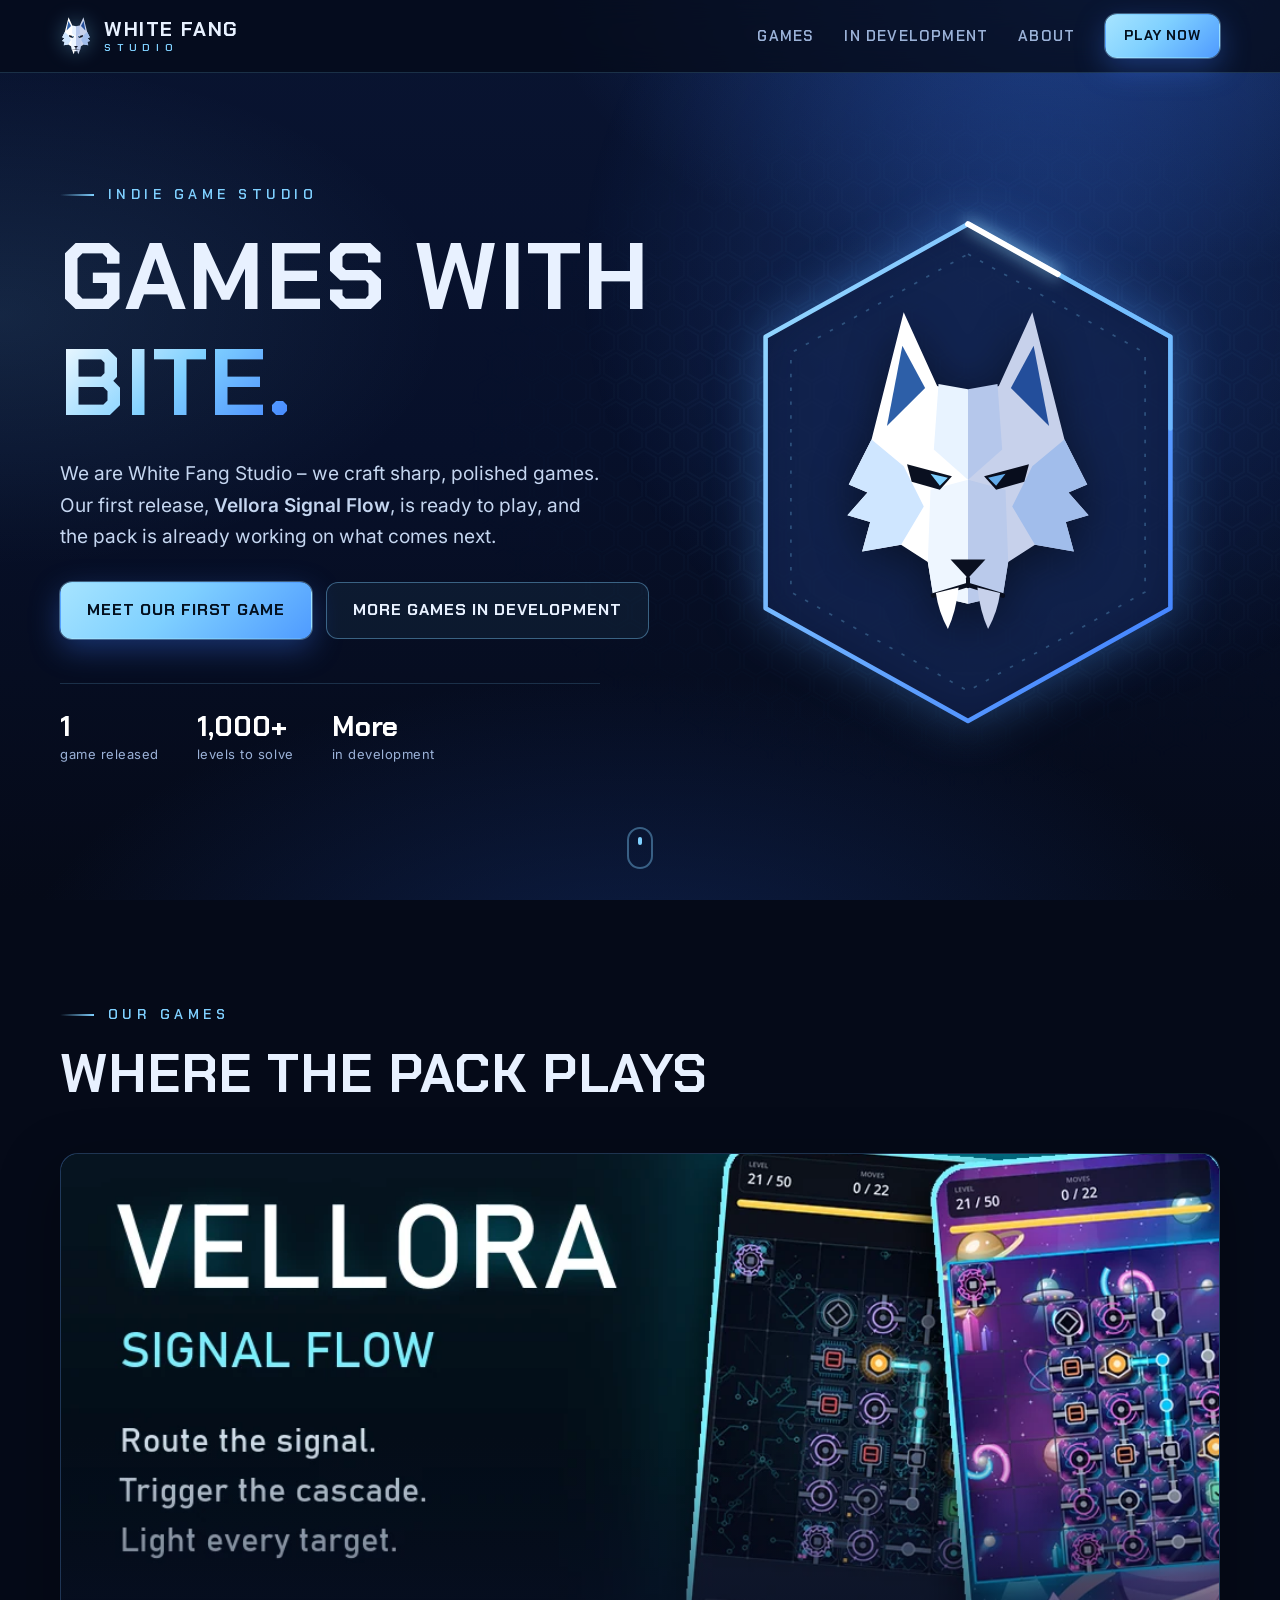
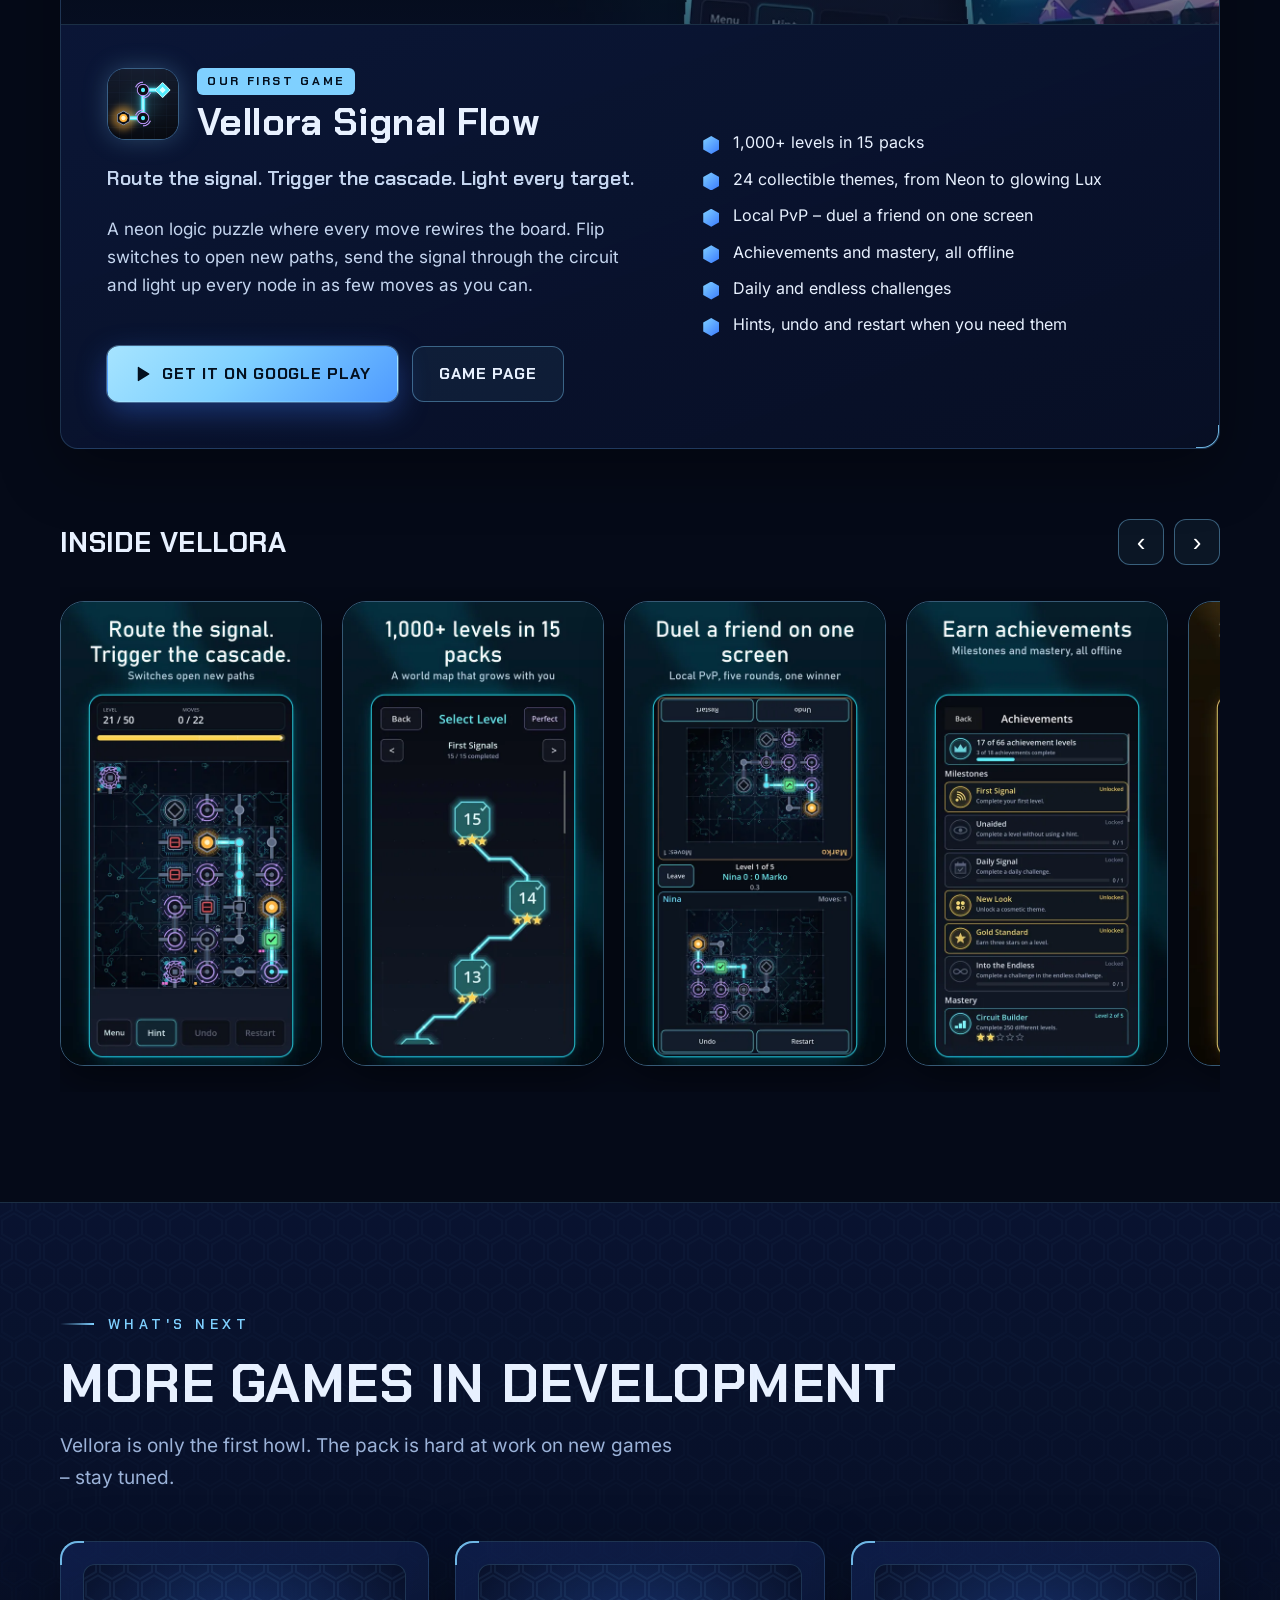
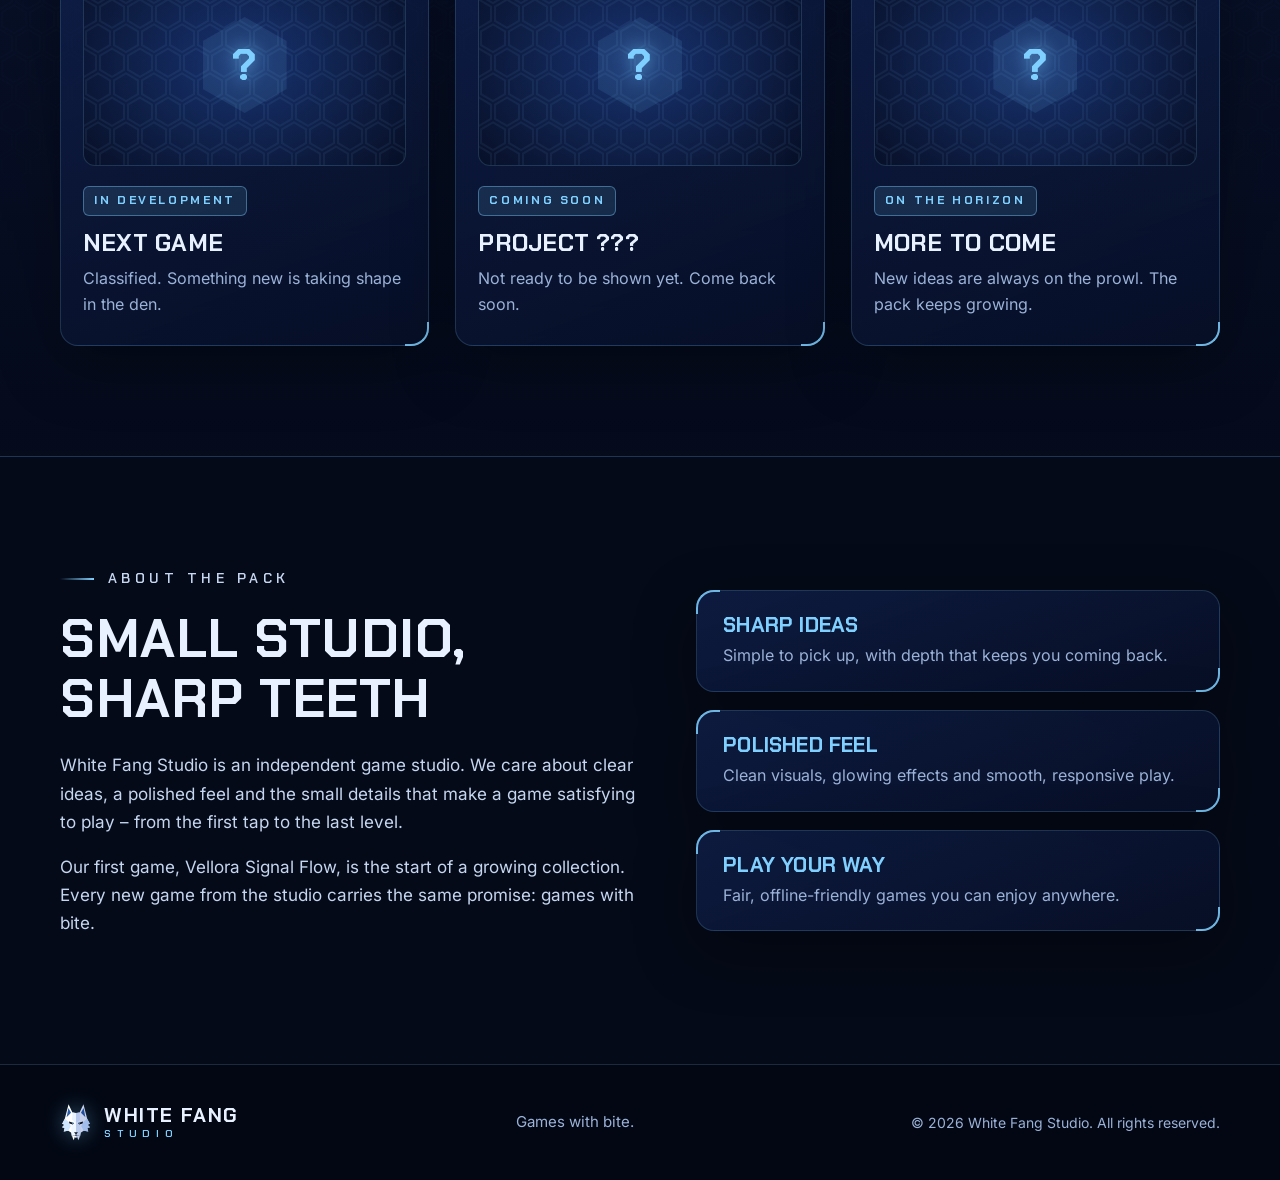
<file: index.html>
<!doctype html>
<html lang="en">
<head>
  <meta charset="utf-8">
  <meta name="viewport" content="width=device-width, initial-scale=1">
  <title>White Fang Studio – Indie game studio</title>
  <meta name="description" content="White Fang Studio is an indie game studio. Our first game, Vellora Signal Flow, is a neon logic puzzle with 1,000+ levels. More games are in development.">
  <meta name="theme-color" content="#0a1330">

  <meta property="og:type" content="website">
  <meta property="og:title" content="White Fang Studio – Indie game studio">
  <meta property="og:description" content="Games with bite. Home of Vellora Signal Flow – more games in development.">
  <meta property="og:image" content="assets/og-image.png">
  <meta name="twitter:card" content="summary_large_image">

  <link rel="icon" type="image/svg+xml" href="assets/favicon.svg">
  <link rel="apple-touch-icon" href="assets/apple-touch-icon.png">

  <link rel="preload" href="assets/fonts/chakra-petch-700-latin.woff2" as="font" type="font/woff2" crossorigin>
  <link rel="preload" href="assets/fonts/inter-latin-variable.woff2" as="font" type="font/woff2" crossorigin>
  <script>document.documentElement.classList.add("js");</script>
  <link rel="stylesheet" href="css/style.css">
</head>
<body>
  <a class="skip" href="#main">Skip to content</a>

  <header class="site-header" id="top">
    <div class="wrap header-inner">
      <a class="brand" href="#top" aria-label="White Fang Studio – home">
        <img src="assets/logo-head.svg" alt="" width="40" height="50">
        <span class="brand-text"><b>WHITE FANG</b><i>STUDIO</i></span>
      </a>
      <button class="nav-toggle" aria-label="Menu" aria-expanded="false" aria-controls="nav"><span></span><span></span><span></span></button>
      <nav id="nav" class="nav">
        <a href="#games">Games</a>
        <a href="#coming">In development</a>
        <a href="#about">About</a>
        <a class="btn btn-small" href="#vellora">Play now</a>
      </nav>
    </div>
  </header>

  <main id="main">
    <!-- HERO -->
    <section class="hero">
      <div class="hero-bg" aria-hidden="true"></div>
      <div class="wrap hero-grid">
        <div class="hero-copy reveal">
          <p class="eyebrow">Indie game studio</p>
          <h1>Games with <span class="grad">bite.</span></h1>
          <p class="lead">We are White Fang Studio – we craft sharp, polished games. Our first release, <strong>Vellora Signal Flow</strong>, is ready to play, and the pack is already working on what comes next.</p>
          <div class="cta-row">
            <a class="btn" href="#vellora">Meet our first game</a>
            <a class="btn btn-ghost" href="#coming">More games in development</a>
          </div>
          <ul class="stats">
            <li><b>1</b><span>game released</span></li>
            <li><b>1,000+</b><span>levels to solve</span></li>
            <li><b>More</b><span>in development</span></li>
          </ul>
        </div>

        <div class="hero-emblem reveal" aria-hidden="true">
          <svg class="hex-ring" viewBox="0 0 400 460">
            <defs>
              <linearGradient id="hexg" x1="0" y1="0" x2="1" y2="1">
                <stop offset="0" stop-color="#9be0ff"/>
                <stop offset="1" stop-color="#3b7bff"/>
              </linearGradient>
            </defs>
            <path class="hex-fill" d="M200 14 L376 112 L376 348 L200 446 L24 348 L24 112 Z"/>
            <path class="hex-line" d="M200 14 L376 112 L376 348 L200 446 L24 348 L24 112 Z" stroke="url(#hexg)"/>
            <path class="hex-line2" d="M200 40 L354 126 L354 334 L200 420 L46 334 L46 126 Z"/>
            <path class="hex-tail" pathLength="100" d="M200 14 L376 112 L376 348 L200 446 L24 348 L24 112 Z"/>
            <path class="hex-spark" pathLength="100" d="M200 14 L376 112 L376 348 L200 446 L24 348 L24 112 Z"/>
          </svg>
          <svg class="emblem-head" viewBox="50 20 412 510" aria-hidden="true" focusable="false">
<defs><radialGradient id="eyeglow"><stop offset="0" stop-color="#d9f4ff" stop-opacity="0.95"/><stop offset="0.35" stop-color="#7fd0ff" stop-opacity="0.55"/><stop offset="1" stop-color="#3b7bff" stop-opacity="0"/></radialGradient></defs>
<g id="head">
<g id="left-half">
  <path id="left-head-base" d="M 256,160 L 210,145 L 160,35 L 112,225 L 78,292 L 106,304 L 76,338 L 110,348 L 98,392 L 156,382 L 196,408 L 204,458 L 256,470 Z" fill="#ffffff" stroke="none"/>
  <path id="left-cheek-fur" d="M 112,225 L 78,292 L 106,304 L 76,338 L 110,348 L 98,392 L 156,382 L 190,325 L 160,265 Z" fill="#cfe6ff" stroke="none"/>
  <path id="left-forehead" d="M 256,150 L 212,142 L 205,240 L 256,285 Z" fill="#e8f3ff" stroke="none"/>
  <path id="left-muzzle" d="M 256,285 L 200,300 L 196,408 L 204,458 L 256,470 Z" fill="#eef6ff" stroke="none"/>
  <path id="left-ear-inner" d="M 158,85 L 192,148 L 135,205 Z" fill="#2d5fa8" stroke="none"/>
  <path id="left-eye" d="M 165,262 L 232,280 L 214,300 L 172,288 Z" fill="#0a1020" stroke="none"/>
  <path id="left-eye-glint" d="M 200,276 L 226,282 L 214,294 Z" fill="#7fd0ff" stroke="none"/>
  <path id="left-mouth-line" d="M 256,442 L 204,458" fill="none" stroke="#0a1020" stroke-width="7" stroke-linecap="round"/>
  <path id="left-fang" d="M 208,454 L 242,446 Q 238,482 226,508 Q 212,482 208,454 Z" fill="#ffffff" stroke="none"/>
</g>
<g id="right-half">
  <path id="right-head-base" d="M 256,160 L 302,145 L 352,35 L 400,225 L 434,292 L 406,304 L 436,338 L 402,348 L 414,392 L 356,382 L 316,408 L 308,458 L 256,470 Z" fill="#c7d1eb" stroke="none"/>
  <path id="right-cheek-fur" d="M 400,225 L 434,292 L 406,304 L 436,338 L 402,348 L 414,392 L 356,382 L 322,325 L 352,265 Z" fill="#a1bdeb" stroke="none"/>
  <path id="right-forehead" d="M 256,150 L 300,142 L 307,240 L 256,285 Z" fill="#b5c7eb" stroke="none"/>
  <path id="right-muzzle" d="M 256,285 L 312,300 L 316,408 L 308,458 L 256,470 Z" fill="#bacaeb" stroke="none"/>
  <path id="right-ear-inner" d="M 354,85 L 320,148 L 377,205 Z" fill="#234e9b" stroke="none"/>
  <path id="right-eye" d="M 347,262 L 280,280 L 298,300 L 340,288 Z" fill="#080d1d" stroke="none"/>
  <path id="right-eye-glint" d="M 312,276 L 286,282 L 298,294 Z" fill="#63abeb" stroke="none"/>
  <path id="right-mouth-line" d="M 256,442 L 308,458" fill="none" stroke="#080d1d" stroke-width="7" stroke-linecap="round"/>
  <path id="right-fang" d="M 304,454 L 270,446 Q 274,482 286,508 Q 300,482 304,454 Z" fill="#c7d1eb" stroke="none"/>
</g>
<g id="nose-group">
  <path id="nose" d="M 230,404 L 282,404 L 256,432 Z" fill="#0a1020" stroke="none"/>
  <path id="philtrum" d="M 256,432 L 256,444" fill="none" stroke="#0a1020" stroke-width="6" stroke-linecap="round"/>
</g>
</g>
<circle class="eye-halo" cx="196" cy="285" r="52"/><circle class="eye-halo" cx="316" cy="285" r="52"/>
</svg>
        </div>
      </div>
      <a class="scroll-hint" href="#games" aria-label="Scroll to games"><span></span></a>
    </section>

    <!-- GAMES -->
    <section class="section" id="games">
      <div class="wrap">
        <header class="section-head reveal">
          <p class="eyebrow">Our games</p>
          <h2>Where the pack plays</h2>
        </header>

        <article class="game card reveal" id="vellora">
          <div class="game-media">
            <img src="assets/vellora/feature.webp" alt="Vellora Signal Flow – neon puzzle game on two phones" width="1024" height="500" loading="lazy">
          </div>
          <div class="game-info">
            <div class="game-title">
              <img class="game-icon" src="assets/vellora/icon.png" alt="" width="72" height="72">
              <div>
                <span class="tag">Our first game</span>
                <h3>Vellora Signal Flow</h3>
              </div>
            </div>
            <p class="game-tagline">Route the signal. Trigger the cascade. Light every target.</p>
            <p>A neon logic puzzle where every move rewires the board. Flip switches to open new paths, send the signal through the circuit and light up every node in as few moves as you can.</p>
            <ul class="features">
              <li>1,000+ levels in 15 packs</li>
              <li>24 collectible themes, from Neon to glowing Lux</li>
              <li>Local PvP – duel a friend on one screen</li>
              <li>Achievements and mastery, all offline</li>
              <li>Daily and endless challenges</li>
              <li>Hints, undo and restart when you need them</li>
            </ul>
            <div class="cta-row">
              <a class="btn" href="https://play.google.com/store/search?q=Vellora%20Signal%20Flow&amp;c=apps" target="_blank" rel="noopener">
                <svg viewBox="0 0 24 24" width="18" height="18" aria-hidden="true"><path fill="currentColor" d="M5 3.2v17.6c0 .6.7 1 1.2.6l14-8.8c.5-.3.5-1 0-1.3L6.2 2.6C5.7 2.2 5 2.6 5 3.2z"/></svg>
                Get it on Google Play
              </a>
              <a class="btn btn-ghost" href="games/vellora/index.html">Game page</a>
            </div>
          </div>
        </article>

        <div class="shots-head reveal" id="shots">
          <h3>Inside Vellora</h3>
          <div class="arrows">
            <button class="arrow" data-dir="-1" aria-label="Previous screenshots">‹</button>
            <button class="arrow" data-dir="1" aria-label="Next screenshots">›</button>
          </div>
        </div>
        <div class="shots reveal" id="shotsTrack" tabindex="0" aria-label="Vellora screenshots">
          <button class="shot" data-i="0"><img src="assets/vellora/shot-01.webp" alt="Vellora gameplay: route the signal, trigger the cascade" width="540" height="960" loading="lazy"></button>
          <button class="shot" data-i="1"><img src="assets/vellora/shot-02.webp" alt="Level map with 1,000+ levels in 15 packs" width="540" height="960" loading="lazy"></button>
          <button class="shot" data-i="2"><img src="assets/vellora/shot-03.webp" alt="Local PvP: duel a friend on one screen" width="540" height="960" loading="lazy"></button>
          <button class="shot" data-i="3"><img src="assets/vellora/shot-04.webp" alt="Achievements and milestones" width="540" height="960" loading="lazy"></button>
          <button class="shot" data-i="4"><img src="assets/vellora/shot-05.webp" alt="24 themes to collect" width="540" height="960" loading="lazy"></button>
          <button class="shot" data-i="5"><img src="assets/vellora/shot-06.webp" alt="Lux theme: live cosmic backdrop" width="540" height="960" loading="lazy"></button>
          <button class="shot" data-i="6"><img src="assets/vellora/shot-07.webp" alt="Lux theme: art deco gold" width="540" height="960" loading="lazy"></button>
          <button class="shot" data-i="7"><img src="assets/vellora/shot-08.webp" alt="Premium themes for every mood" width="540" height="960" loading="lazy"></button>
        </div>
      </div>
    </section>

    <!-- COMING SOON -->
    <section class="section section-alt" id="coming">
      <div class="wrap">
        <header class="section-head reveal">
          <p class="eyebrow">What's next</p>
          <h2>More games in development</h2>
          <p class="section-sub">Vellora is only the first howl. The pack is hard at work on new games – stay tuned.</p>
        </header>

        <div class="teasers">
          <article class="teaser card reveal">
            <div class="teaser-art" aria-hidden="true"><span>?</span></div>
            <span class="tag tag-soft">In development</span>
            <h3>Next game</h3>
            <p>Classified. Something new is taking shape in the den.</p>
          </article>
          <article class="teaser card reveal">
            <div class="teaser-art" aria-hidden="true"><span>?</span></div>
            <span class="tag tag-soft">Coming soon</span>
            <h3>Project ???</h3>
            <p>Not ready to be shown yet. Come back soon.</p>
          </article>
          <article class="teaser card reveal">
            <div class="teaser-art" aria-hidden="true"><span>?</span></div>
            <span class="tag tag-soft">On the horizon</span>
            <h3>More to come</h3>
            <p>New ideas are always on the prowl. The pack keeps growing.</p>
          </article>
        </div>
      </div>
    </section>

    <!-- ABOUT -->
    <section class="section" id="about">
      <div class="wrap about-grid">
        <div class="reveal">
          <p class="eyebrow">About the pack</p>
          <h2>Small studio, sharp teeth</h2>
          <p>White Fang Studio is an independent game studio. We care about clear ideas, a polished feel and the small details that make a game satisfying to play – from the first tap to the last level.</p>
          <p>Our first game, Vellora Signal Flow, is the start of a growing collection. Every new game from the studio carries the same promise: games with bite.</p>
        </div>
        <ul class="pillars reveal">
          <li class="card"><h3>Sharp ideas</h3><p>Simple to pick up, with depth that keeps you coming back.</p></li>
          <li class="card"><h3>Polished feel</h3><p>Clean visuals, glowing effects and smooth, responsive play.</p></li>
          <li class="card"><h3>Play your way</h3><p>Fair, offline-friendly games you can enjoy anywhere.</p></li>
        </ul>
      </div>
    </section>
  </main>

  <footer class="site-footer">
    <div class="wrap footer-inner">
      <a class="brand" href="#top" aria-label="Back to top">
        <img src="assets/logo-head.svg" alt="" width="32" height="40">
        <span class="brand-text"><b>WHITE FANG</b><i>STUDIO</i></span>
      </a>
      <p>Games with bite.</p>
      <p class="copy">© <span id="year">2026</span> White Fang Studio. All rights reserved.</p>
    </div>
  </footer>

  <!-- Lightbox -->
  <div class="lightbox" id="lightbox" role="dialog" aria-modal="true" aria-label="Screenshot viewer" hidden>
    <button class="lb-close" aria-label="Close">×</button>
    <button class="lb-nav lb-prev" aria-label="Previous">‹</button>
    <img id="lbImg" alt="">
    <button class="lb-nav lb-next" aria-label="Next">›</button>
  </div>

  <script src="js/main.js"></script>
</body>
</html>
</file>
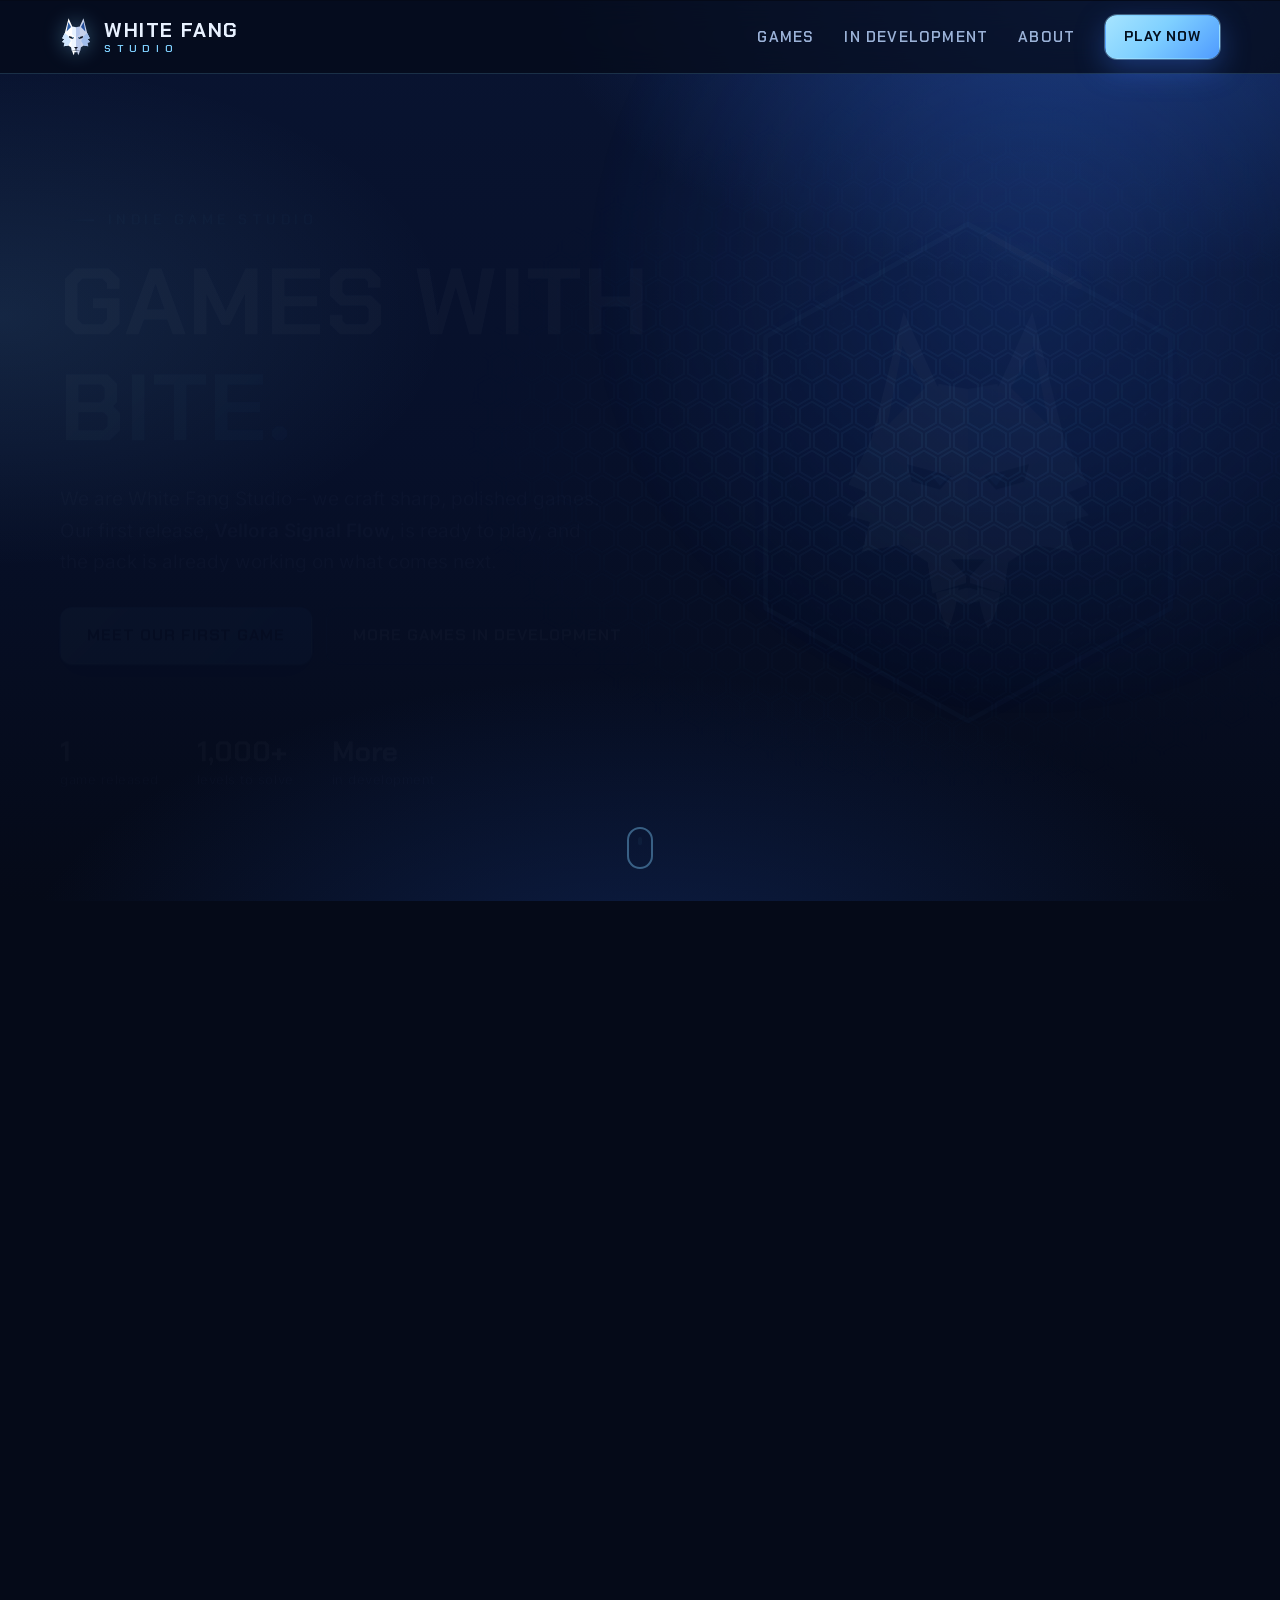
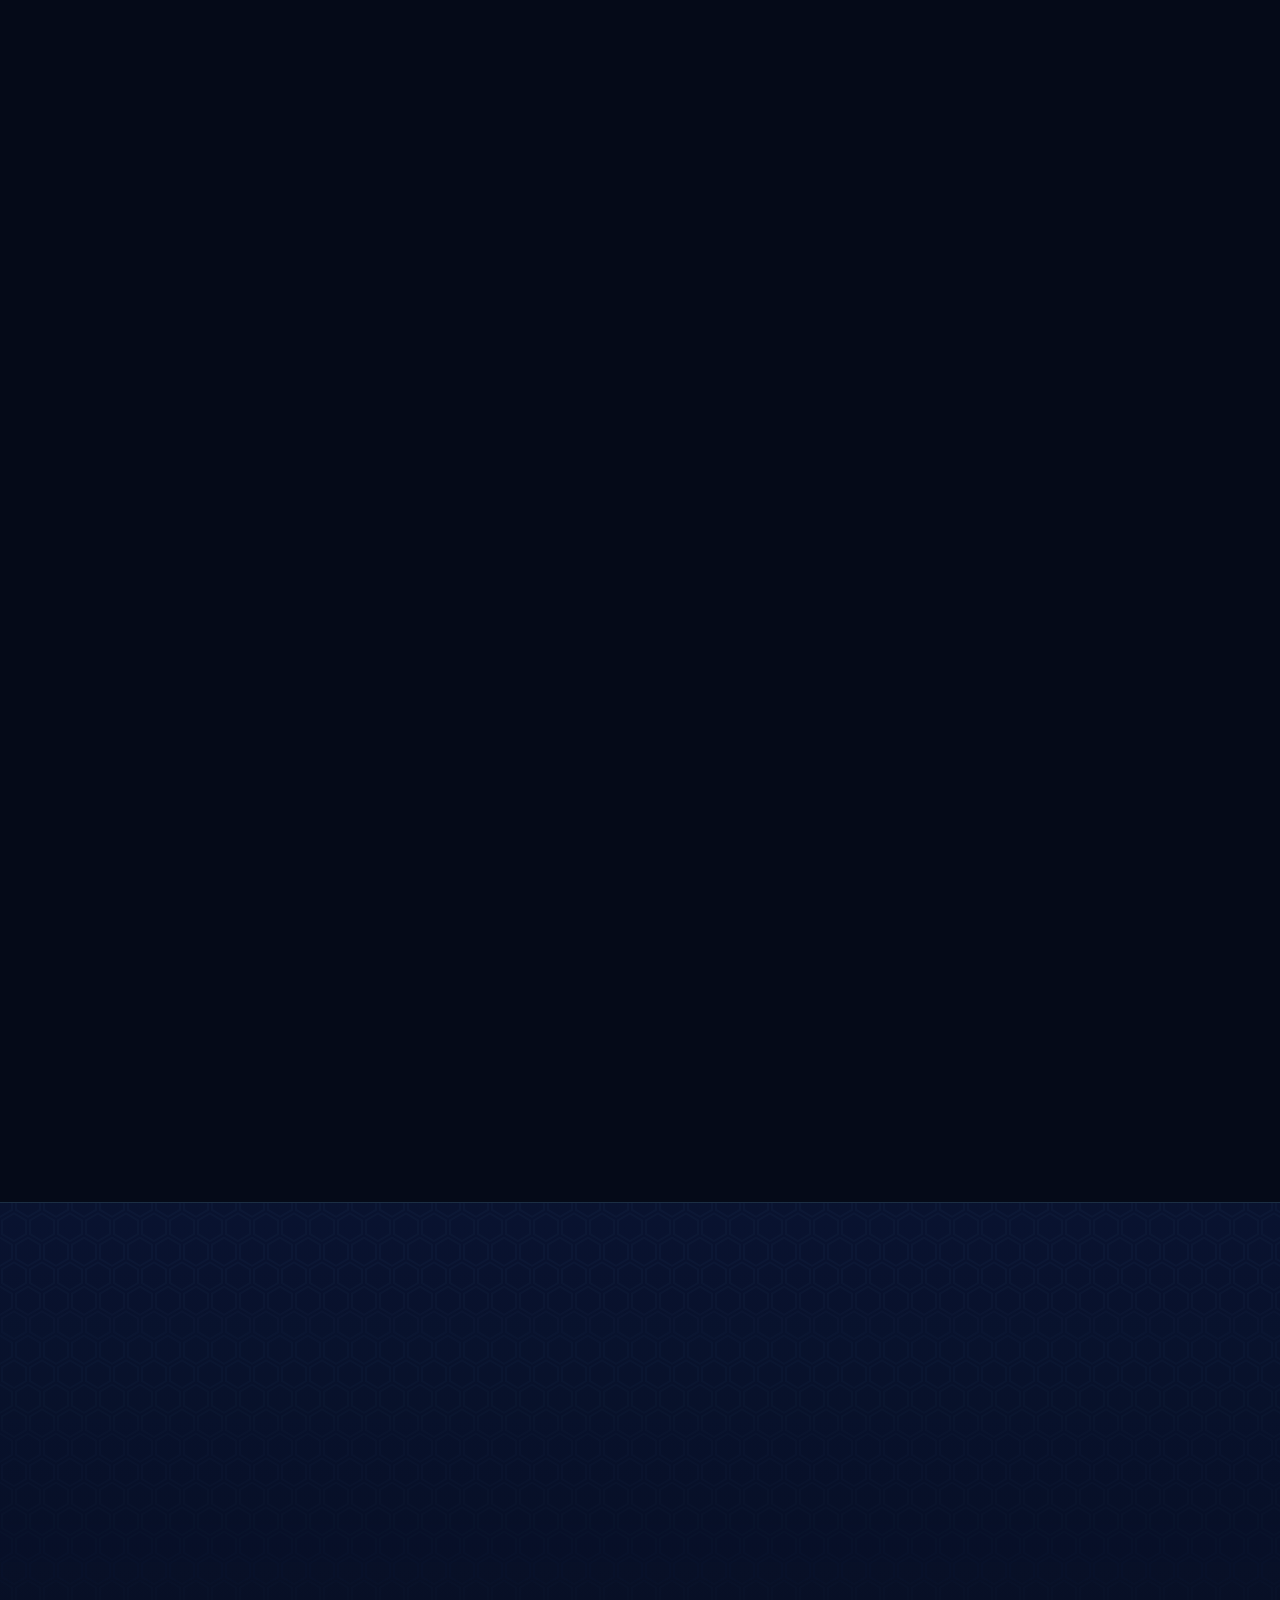
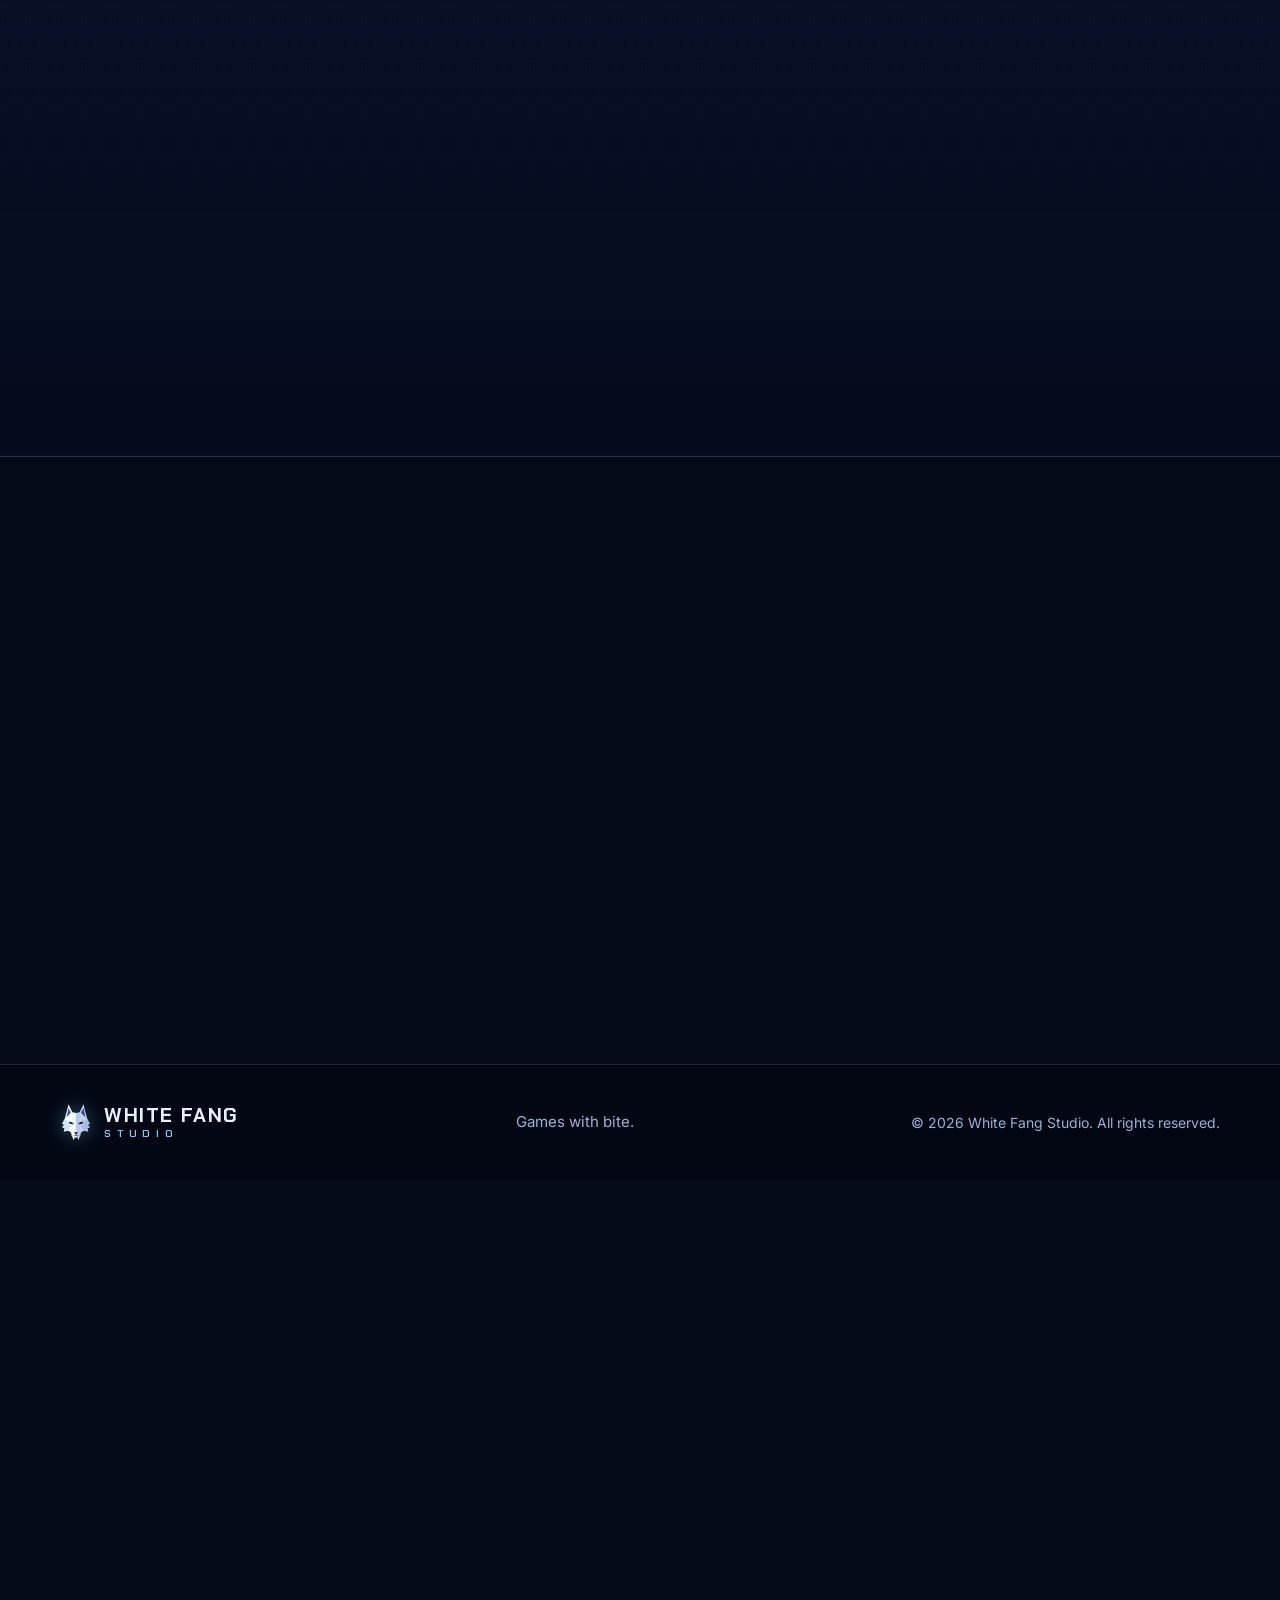
<file: games/index.html>
<!doctype html>
<html lang="en">
<head>
  <meta charset="utf-8">
  <title>Games – White Fang Studio</title>
  <meta http-equiv="refresh" content="0; url=../index.html#games">
  <link rel="canonical" href="../index.html#games">
</head>
<body>
  <p>Redirecting to <a href="../index.html#games">our games</a>…</p>
</body>
</html>
</file>
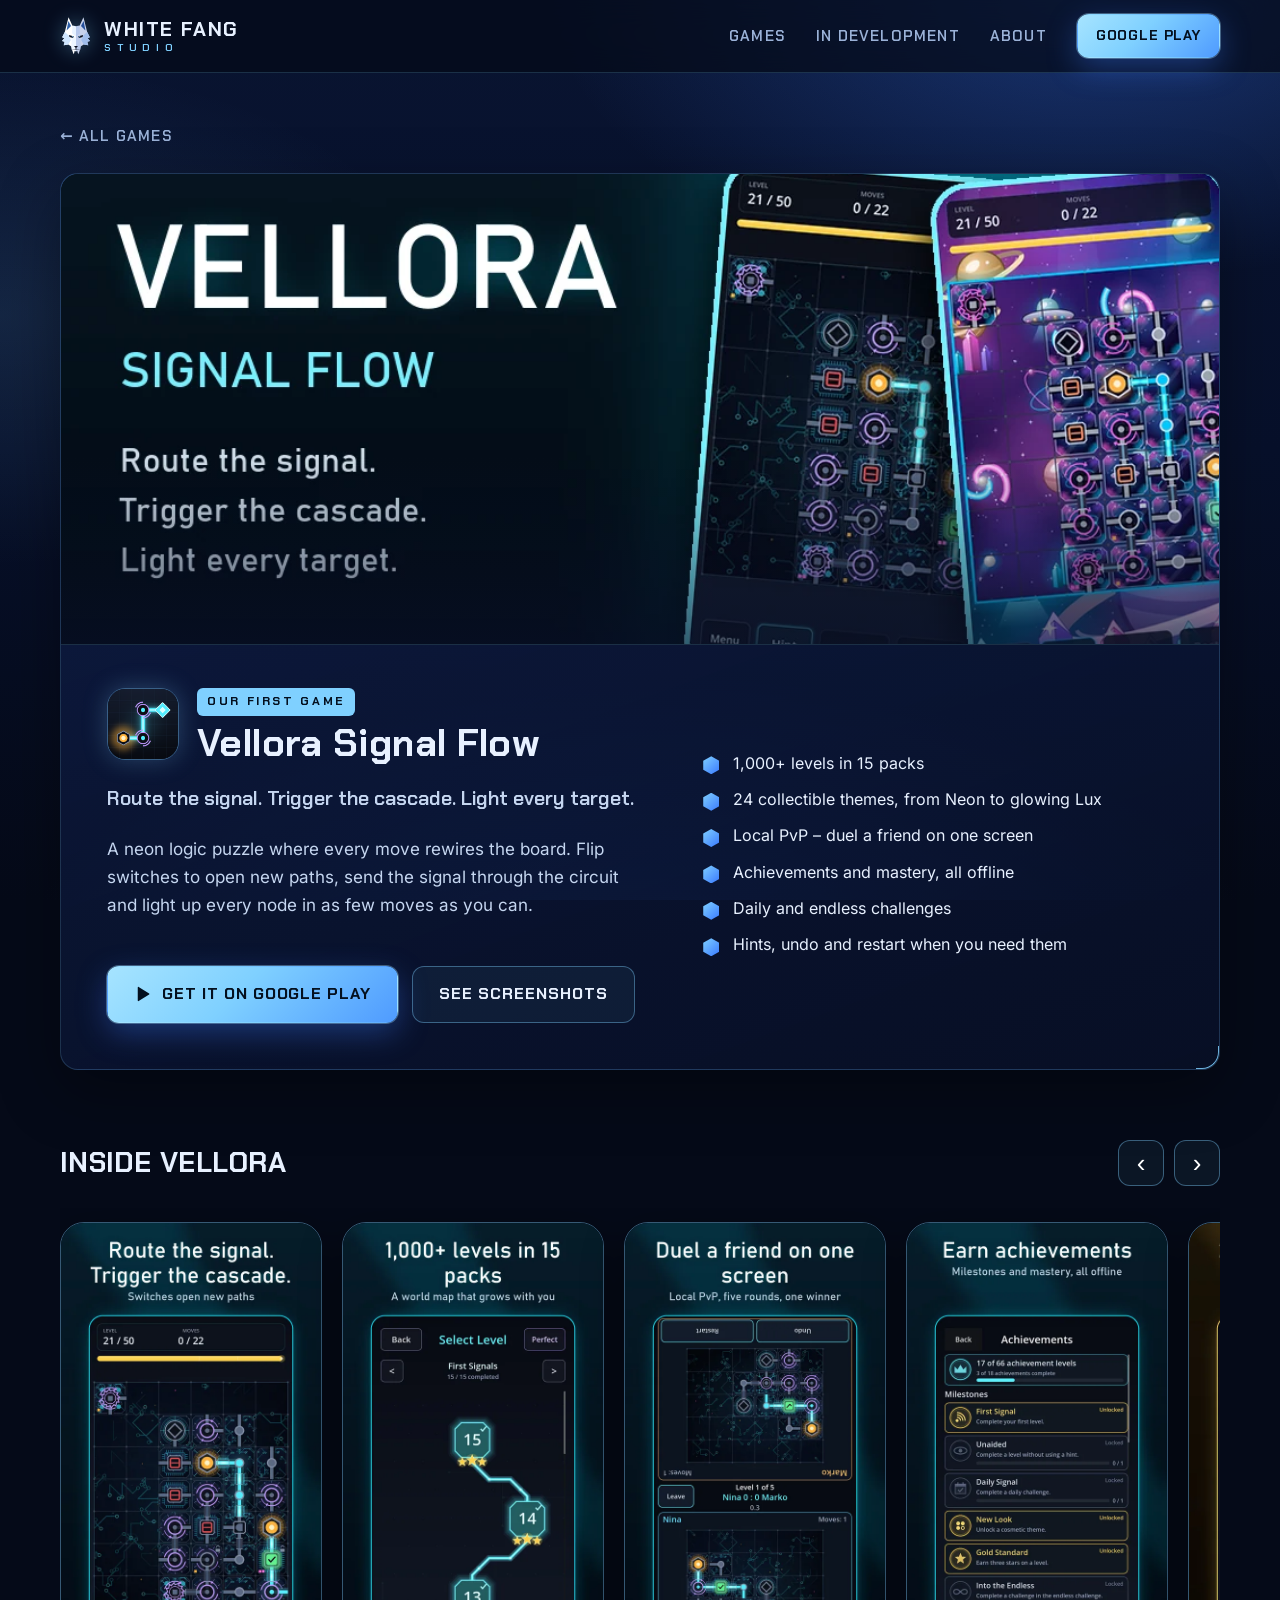
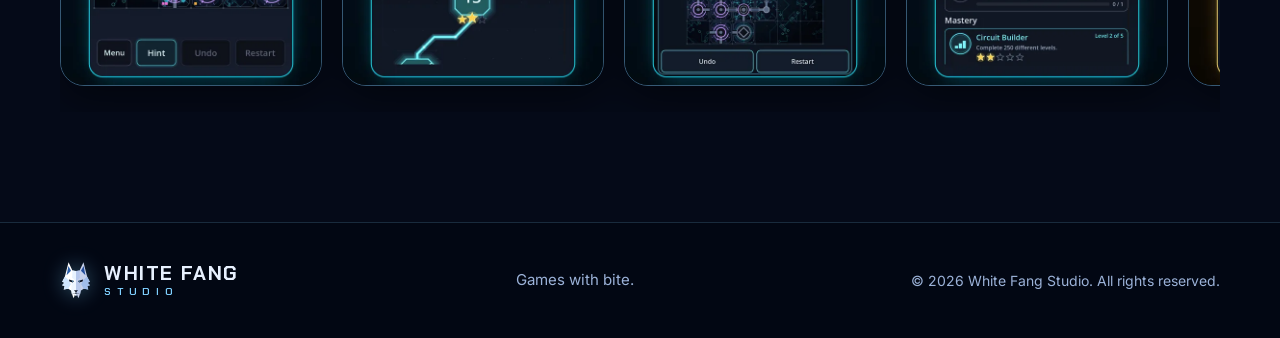
<file: games/vellora/index.html>
<!doctype html>
<html lang="en">
<head>
  <meta charset="utf-8">
  <meta name="viewport" content="width=device-width, initial-scale=1">
  <title>Vellora Signal Flow – White Fang Studio</title>
  <meta name="description" content="Vellora Signal Flow is a neon logic puzzle with 1,000+ levels in 15 packs, 24 themes and local PvP. A game by White Fang Studio.">
  <meta name="theme-color" content="#0a1330">

  <meta property="og:type" content="website">
  <meta property="og:title" content="Vellora Signal Flow – White Fang Studio">
  <meta property="og:description" content="Route the signal. Trigger the cascade. Light every target.">
  <meta property="og:image" content="../../assets/vellora/feature.webp">
  <meta name="twitter:card" content="summary_large_image">

  <link rel="icon" type="image/svg+xml" href="../../assets/favicon.svg">
  <link rel="apple-touch-icon" href="../../assets/apple-touch-icon.png">

  <link rel="preload" href="../../assets/fonts/chakra-petch-700-latin.woff2" as="font" type="font/woff2" crossorigin>
  <link rel="preload" href="../../assets/fonts/inter-latin-variable.woff2" as="font" type="font/woff2" crossorigin>
  <script>document.documentElement.classList.add("js");</script>
  <link rel="stylesheet" href="../../css/style.css">
</head>
<body>
  <a class="skip" href="#main">Skip to content</a>

  <header class="site-header" id="top">
    <div class="wrap header-inner">
      <a class="brand" href="../../index.html" aria-label="White Fang Studio – home">
        <img src="../../assets/logo-head.svg" alt="" width="40" height="50">
        <span class="brand-text"><b>WHITE FANG</b><i>STUDIO</i></span>
      </a>
      <button class="nav-toggle" aria-label="Menu" aria-expanded="false" aria-controls="nav"><span></span><span></span><span></span></button>
      <nav id="nav" class="nav">
        <a href="../../index.html#games">Games</a>
        <a href="../../index.html#coming">In development</a>
        <a href="../../index.html#about">About</a>
        <a class="btn btn-small" href="https://play.google.com/store/search?q=Vellora%20Signal%20Flow&amp;c=apps" target="_blank" rel="noopener">Google Play</a>
      </nav>
    </div>
  </header>

  <main id="main">
    <section class="section subpage">
      <div class="wrap">
        <a class="back-link" href="../../index.html#games">← All games</a>

        <article class="game card reveal" id="vellora">
          <div class="game-media">
            <img src="../../assets/vellora/feature.webp" alt="Vellora Signal Flow – neon puzzle game on two phones" width="1024" height="500">
          </div>
          <div class="game-info">
            <div class="game-title">
              <img class="game-icon" src="../../assets/vellora/icon.png" alt="" width="72" height="72">
              <div>
                <span class="tag">Our first game</span>
                <h1>Vellora Signal Flow</h1>
              </div>
            </div>
            <p class="game-tagline">Route the signal. Trigger the cascade. Light every target.</p>
            <p>A neon logic puzzle where every move rewires the board. Flip switches to open new paths, send the signal through the circuit and light up every node in as few moves as you can.</p>
            <ul class="features">
              <li>1,000+ levels in 15 packs</li>
              <li>24 collectible themes, from Neon to glowing Lux</li>
              <li>Local PvP – duel a friend on one screen</li>
              <li>Achievements and mastery, all offline</li>
              <li>Daily and endless challenges</li>
              <li>Hints, undo and restart when you need them</li>
            </ul>
            <div class="cta-row">
              <a class="btn" href="https://play.google.com/store/search?q=Vellora%20Signal%20Flow&amp;c=apps" target="_blank" rel="noopener">
                <svg viewBox="0 0 24 24" width="18" height="18" aria-hidden="true"><path fill="currentColor" d="M5 3.2v17.6c0 .6.7 1 1.2.6l14-8.8c.5-.3.5-1 0-1.3L6.2 2.6C5.7 2.2 5 2.6 5 3.2z"/></svg>
                Get it on Google Play
              </a>
              <a class="btn btn-ghost" href="#shots">See screenshots</a>
            </div>
          </div>
        </article>

        <div class="shots-head reveal" id="shots">
          <h2>Inside Vellora</h2>
          <div class="arrows">
            <button class="arrow" data-dir="-1" aria-label="Previous screenshots">‹</button>
            <button class="arrow" data-dir="1" aria-label="Next screenshots">›</button>
          </div>
        </div>
        <div class="shots reveal" id="shotsTrack" tabindex="0" aria-label="Vellora screenshots">
          <button class="shot" data-i="0"><img src="../../assets/vellora/shot-01.webp" alt="Vellora gameplay: route the signal, trigger the cascade" width="540" height="960" loading="lazy"></button>
          <button class="shot" data-i="1"><img src="../../assets/vellora/shot-02.webp" alt="Level map with 1,000+ levels in 15 packs" width="540" height="960" loading="lazy"></button>
          <button class="shot" data-i="2"><img src="../../assets/vellora/shot-03.webp" alt="Local PvP: duel a friend on one screen" width="540" height="960" loading="lazy"></button>
          <button class="shot" data-i="3"><img src="../../assets/vellora/shot-04.webp" alt="Achievements and milestones" width="540" height="960" loading="lazy"></button>
          <button class="shot" data-i="4"><img src="../../assets/vellora/shot-05.webp" alt="24 themes to collect" width="540" height="960" loading="lazy"></button>
          <button class="shot" data-i="5"><img src="../../assets/vellora/shot-06.webp" alt="Lux theme: live cosmic backdrop" width="540" height="960" loading="lazy"></button>
          <button class="shot" data-i="6"><img src="../../assets/vellora/shot-07.webp" alt="Lux theme: art deco gold" width="540" height="960" loading="lazy"></button>
          <button class="shot" data-i="7"><img src="../../assets/vellora/shot-08.webp" alt="Premium themes for every mood" width="540" height="960" loading="lazy"></button>
        </div>
      </div>
    </section>
  </main>

  <footer class="site-footer">
    <div class="wrap footer-inner">
      <a class="brand" href="../../index.html" aria-label="White Fang Studio – home">
        <img src="../../assets/logo-head.svg" alt="" width="32" height="40">
        <span class="brand-text"><b>WHITE FANG</b><i>STUDIO</i></span>
      </a>
      <p>Games with bite.</p>
      <p class="copy">© <span id="year">2026</span> White Fang Studio. All rights reserved.</p>
    </div>
  </footer>

  <!-- Lightbox -->
  <div class="lightbox" id="lightbox" role="dialog" aria-modal="true" aria-label="Screenshot viewer" hidden>
    <button class="lb-close" aria-label="Close">×</button>
    <button class="lb-nav lb-prev" aria-label="Previous">‹</button>
    <img id="lbImg" alt="">
    <button class="lb-nav lb-next" aria-label="Next">›</button>
  </div>

  <script src="../../js/main.js"></script>
</body>
</html>
</file>
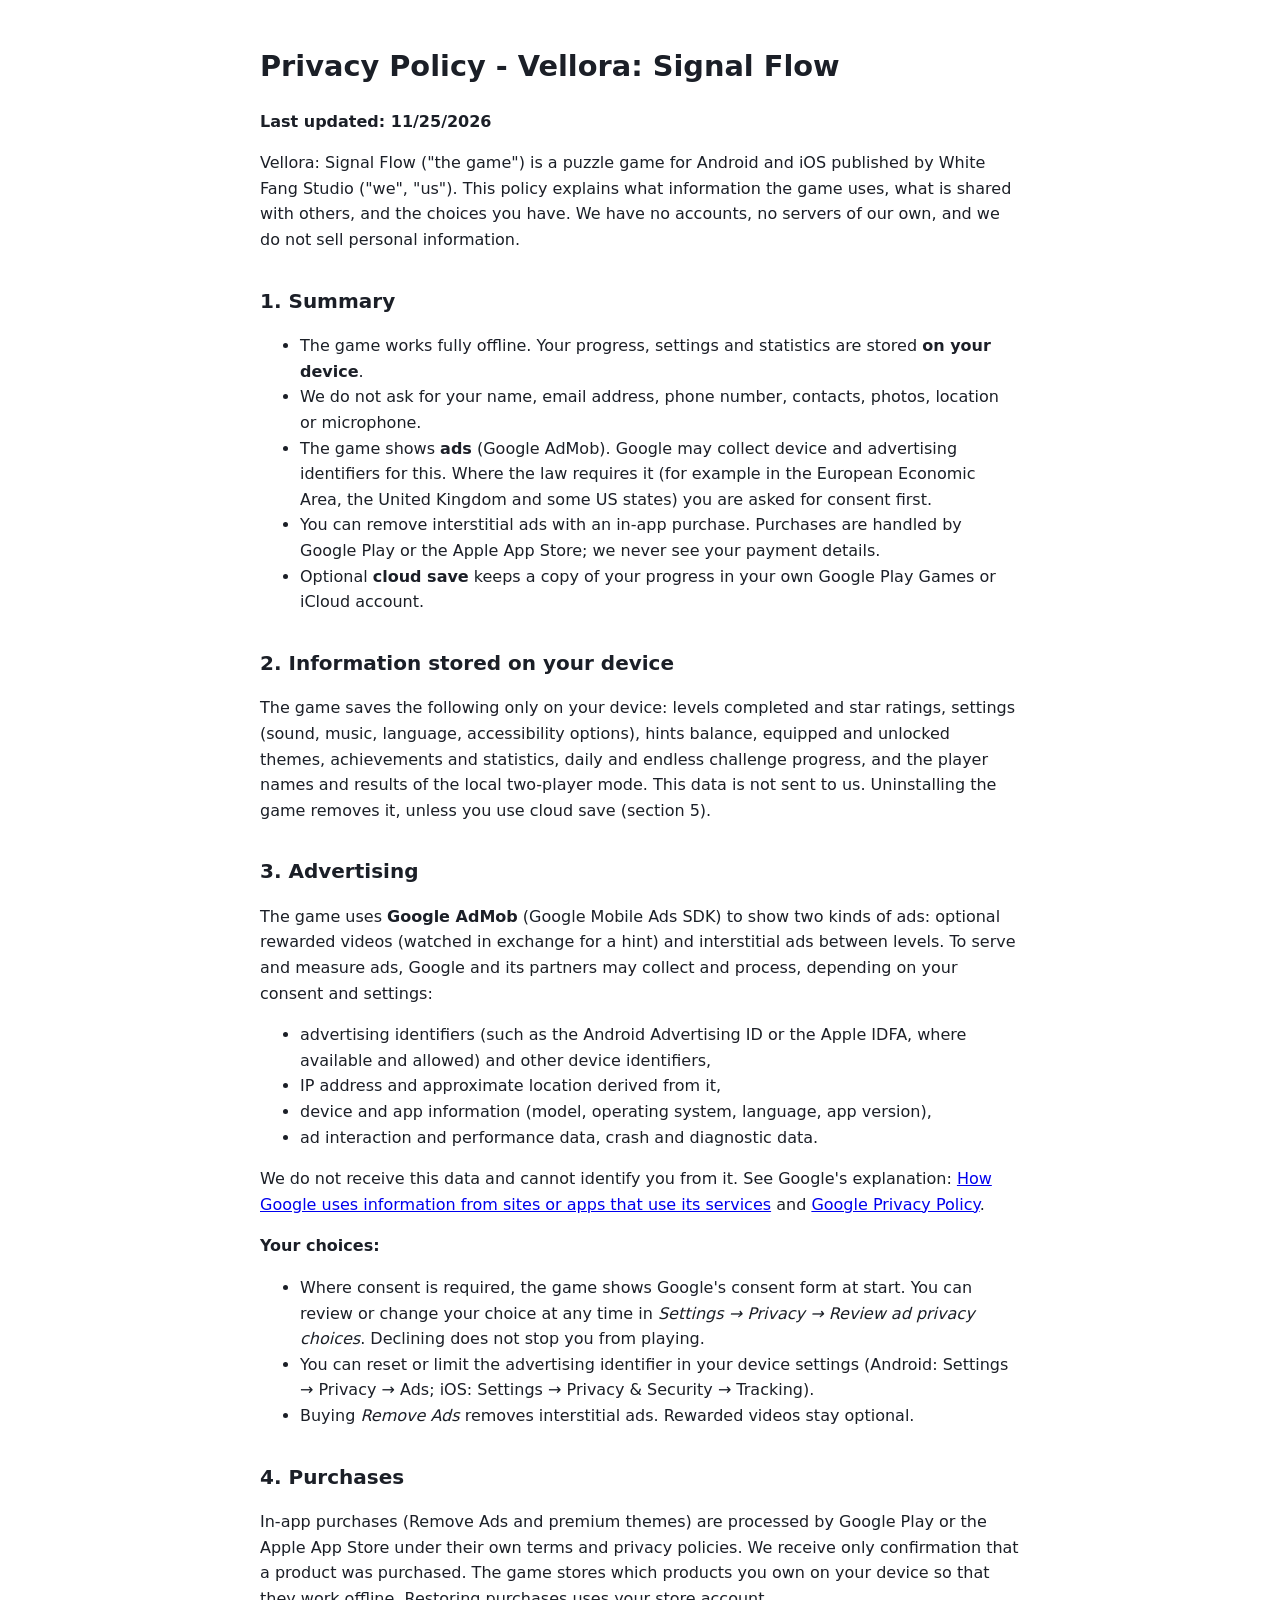
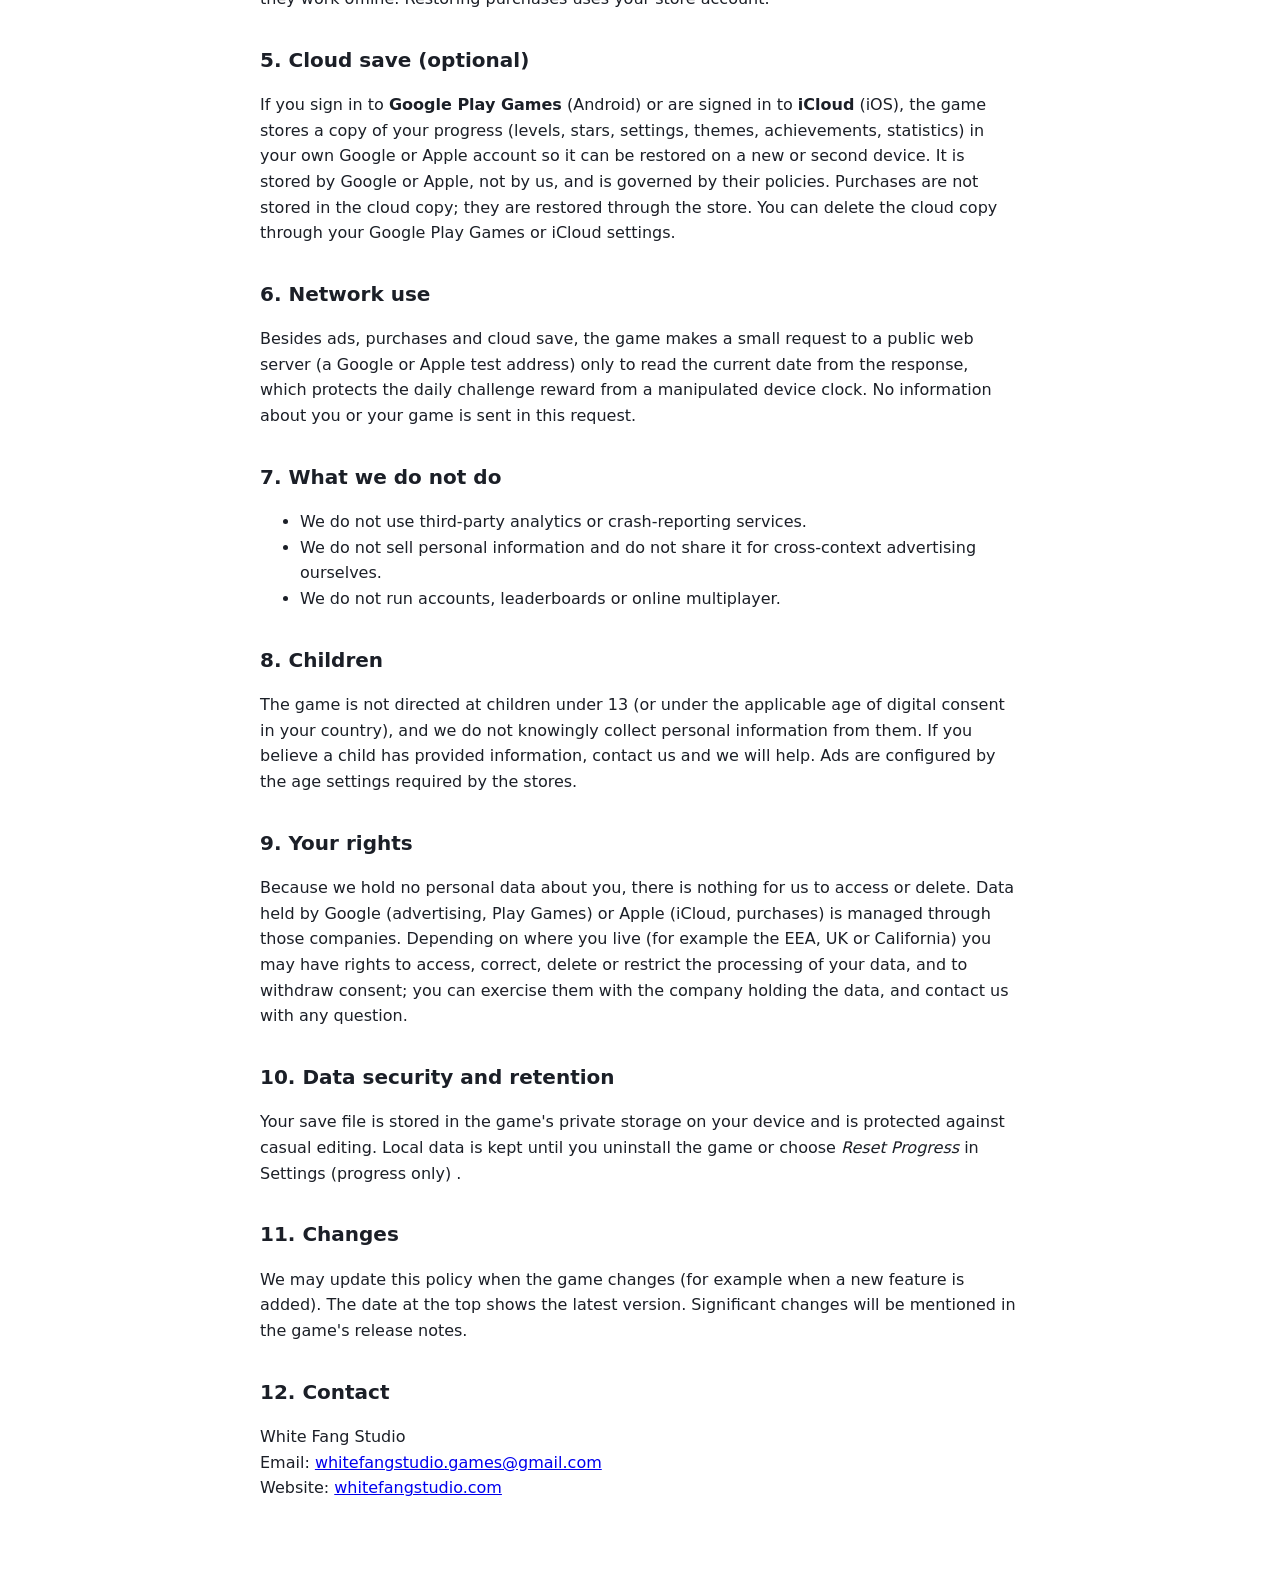
<file: games/vellora/privacy.html>
<!doctype html>
<html lang="en">
<head>
<meta charset="utf-8">
<meta name="viewport" content="width=device-width, initial-scale=1">
<title>Vellora: Signal Flow - Privacy Policy</title>
<style>
	body { font-family: system-ui, -apple-system, "Segoe UI", Roboto, sans-serif; line-height: 1.6; max-width: 760px; margin: 0 auto; padding: 24px 16px 64px; color: #1b1f27; background: #fff; }
	h1 { font-size: 1.8rem; }
	h2 { font-size: 1.25rem; margin-top: 2rem; }
	table { border-collapse: collapse; width: 100%; }
	th, td { border: 1px solid #c9ced8; padding: 8px 10px; text-align: left; vertical-align: top; }
	th { background: #f0f2f6; }
	@media (prefers-color-scheme: dark) {
		body { color: #e6e9ef; background: #12151b; }
		th, td { border-color: #3a4150; }
		th { background: #1d222c; }
		a { color: #8ab4ff; }
	}
</style>
</head>
<body>

<h1>Privacy Policy - Vellora: Signal Flow</h1>
<p><strong>Last updated: 11/25/2026</strong></p>

<p>Vellora: Signal Flow (&quot;the game&quot;) is a puzzle game for Android and iOS published by White Fang Studio (&quot;we&quot;, &quot;us&quot;). This policy explains what information the game uses, what is shared with others, and the choices you have. We have no accounts, no servers of our own, and we do not sell personal information.</p>

<h2>1. Summary</h2>
<ul>
	<li>The game works fully offline. Your progress, settings and statistics are stored <strong>on your device</strong>.</li>
	<li>We do not ask for your name, email address, phone number, contacts, photos, location or microphone.</li>
	<li>The game shows <strong>ads</strong> (Google AdMob). Google may collect device and advertising identifiers for this. Where the law requires it (for example in the European Economic Area, the United Kingdom and some US states) you are asked for consent first.</li>
	<li>You can remove interstitial ads with an in-app purchase. Purchases are handled by Google Play or the Apple App Store; we never see your payment details.</li>
	<li>Optional <strong>cloud save</strong> keeps a copy of your progress in your own Google Play Games or iCloud account.</li>
</ul>

<h2>2. Information stored on your device</h2>
<p>The game saves the following only on your device: levels completed and star ratings, settings (sound, music, language, accessibility options), hints balance, equipped and unlocked themes, achievements and statistics, daily and endless challenge progress, and the player names and results of the local two-player mode. This data is not sent to us. Uninstalling the game removes it, unless you use cloud save (section 5).</p>

<h2>3. Advertising</h2>
<p>The game uses <strong>Google AdMob</strong> (Google Mobile Ads SDK) to show two kinds of ads: optional rewarded videos (watched in exchange for a hint) and interstitial ads between levels. To serve and measure ads, Google and its partners may collect and process, depending on your consent and settings:</p>
<ul>
	<li>advertising identifiers (such as the Android Advertising ID or the Apple IDFA, where available and allowed) and other device identifiers,</li>
	<li>IP address and approximate location derived from it,</li>
	<li>device and app information (model, operating system, language, app version),</li>
	<li>ad interaction and performance data, crash and diagnostic data.</li>
</ul>
<p>We do not receive this data and cannot identify you from it. See Google's explanation: <a href="https://policies.google.com/technologies/partner-sites">How Google uses information from sites or apps that use its services</a> and <a href="https://policies.google.com/privacy">Google Privacy Policy</a>.</p>
<p><strong>Your choices:</strong></p>
<ul>
	<li>Where consent is required, the game shows Google's consent form at start. You can review or change your choice at any time in <em>Settings &rarr; Privacy &rarr; Review ad privacy choices</em>. Declining does not stop you from playing.</li>
	<li>You can reset or limit the advertising identifier in your device settings (Android: Settings &rarr; Privacy &rarr; Ads; iOS: Settings &rarr; Privacy &amp; Security &rarr; Tracking).</li>
	<li>Buying <em>Remove Ads</em> removes interstitial ads. Rewarded videos stay optional.</li>
</ul>

<h2>4. Purchases</h2>
<p>In-app purchases (Remove Ads and premium themes) are processed by Google Play or the Apple App Store under their own terms and privacy policies. We receive only confirmation that a product was purchased. The game stores which products you own on your device so that they work offline. Restoring purchases uses your store account.</p>

<h2>5. Cloud save (optional)</h2>
<p>If you sign in to <strong>Google Play Games</strong> (Android) or are signed in to <strong>iCloud</strong> (iOS), the game stores a copy of your progress (levels, stars, settings, themes, achievements, statistics) in your own Google or Apple account so it can be restored on a new or second device. It is stored by Google or Apple, not by us, and is governed by their policies. Purchases are not stored in the cloud copy; they are restored through the store. You can delete the cloud copy through your Google Play Games or iCloud settings.</p>

<h2>6. Network use</h2>
<p>Besides ads, purchases and cloud save, the game makes a small request to a public web server (a Google or Apple test address) only to read the current date from the response, which protects the daily challenge reward from a manipulated device clock. No information about you or your game is sent in this request.</p>

<h2>7. What we do not do</h2>
<ul>
	<li>We do not use third-party analytics or crash-reporting services.</li>
	<li>We do not sell personal information and do not share it for cross-context advertising ourselves.</li>
	<li>We do not run accounts, leaderboards or online multiplayer.</li>
</ul>

<h2>8. Children</h2>
<p>The game is not directed at children under 13 (or under the applicable age of digital consent in your country), and we do not knowingly collect personal information from them. If you believe a child has provided information, contact us and we will help. Ads are configured by the age settings required by the stores.</p>

<h2>9. Your rights</h2>
<p>Because we hold no personal data about you, there is nothing for us to access or delete. Data held by Google (advertising, Play Games) or Apple (iCloud, purchases) is managed through those companies. Depending on where you live (for example the EEA, UK or California) you may have rights to access, correct, delete or restrict the processing of your data, and to withdraw consent; you can exercise them with the company holding the data, and contact us with any question.</p>

<h2>10. Data security and retention</h2>
<p>Your save file is stored in the game's private storage on your device and is protected against casual editing. Local data is kept until you uninstall the game or choose <em>Reset Progress</em> in Settings (progress only) .</p>

<h2>11. Changes</h2>
<p>We may update this policy when the game changes (for example when a new feature is added). The date at the top shows the latest version. Significant changes will be mentioned in the game's release notes.</p>

<h2>12. Contact</h2>
<p>White Fang Studio<br>
Email: <a href="mailto:whitefangstudio.games@gmail.com">whitefangstudio.games@gmail.com</a><br>
Website: <a href="https://whitefangstudio.com/">whitefangstudio.com</a></p>

</body>
</html>
</file>
<file: css/style.css>
/* Self-hosted fonts (latin subset, SIL Open Font License): Chakra Petch + Inter */
@font-face { font-family: "Chakra Petch"; font-style: normal; font-weight: 500; font-display: swap; src: url("../assets/fonts/chakra-petch-500-latin.woff2") format("woff2"); unicode-range: U+0000-00FF, U+0131, U+0152-0153, U+02BB-02BC, U+02C6, U+02DA, U+02DC, U+0304, U+0308, U+0329, U+2000-206F, U+20AC, U+2122, U+2191, U+2193, U+2212, U+2215, U+FEFF, U+FFFD; }
@font-face { font-family: "Chakra Petch"; font-style: normal; font-weight: 600; font-display: swap; src: url("../assets/fonts/chakra-petch-600-latin.woff2") format("woff2"); unicode-range: U+0000-00FF, U+0131, U+0152-0153, U+02BB-02BC, U+02C6, U+02DA, U+02DC, U+0304, U+0308, U+0329, U+2000-206F, U+20AC, U+2122, U+2191, U+2193, U+2212, U+2215, U+FEFF, U+FFFD; }
@font-face { font-family: "Chakra Petch"; font-style: normal; font-weight: 700; font-display: swap; src: url("../assets/fonts/chakra-petch-700-latin.woff2") format("woff2"); unicode-range: U+0000-00FF, U+0131, U+0152-0153, U+02BB-02BC, U+02C6, U+02DA, U+02DC, U+0304, U+0308, U+0329, U+2000-206F, U+20AC, U+2122, U+2191, U+2193, U+2212, U+2215, U+FEFF, U+FFFD; }
@font-face { font-family: "Inter"; font-style: normal; font-weight: 400 600; font-display: swap; src: url("../assets/fonts/inter-latin-variable.woff2") format("woff2"); unicode-range: U+0000-00FF, U+0131, U+0152-0153, U+02BB-02BC, U+02C6, U+02DA, U+02DC, U+0304, U+0308, U+0329, U+2000-206F, U+20AC, U+2122, U+2191, U+2193, U+2212, U+2215, U+FEFF, U+FFFD; }

/* White Fang Studio – site styles
   Palette: deep navy base, ice-blue accent (from the logo), electric-blue glow. */

:root {
  --bg-0: #050a18;
  --bg-1: #08112b;
  --bg-2: #0d1b44;
  --bg-3: #14306f;
  --ice: #7fd0ff;
  --blue: #3b7bff;
  --text: #e8f1ff;
  --muted: #9bb2d8;
  --line: rgba(127, 208, 255, 0.18);
  --line-strong: rgba(127, 208, 255, 0.4);
  --radius: 18px;
  --font-head: "Chakra Petch", "Segoe UI", system-ui, sans-serif;
  --font-body: "Inter", "Segoe UI", system-ui, sans-serif;
  --hex: url("data:image/svg+xml,%3Csvg width='28' height='49' viewBox='0 0 28 49' xmlns='http://www.w3.org/2000/svg'%3E%3Cg fill='%237fd0ff' fill-opacity='0.55'%3E%3Cpath d='M13.99 9.25l13 7.5v15l-13 7.5L1 31.75v-15l12.99-7.5zM3 17.9v12.7l10.99 6.34 11-6.34V17.9l-11-6.34L3 17.9zM0 15l12.98-7.5V0h-2v6.35L0 12.69v2.3zm0 18.5L12.98 41v8h-2v-6.85L0 35.81v-2.3zM15 0v7.5L27.99 15H28v-2.31h-.01L17 6.35V0h-2zm0 49v-8l12.99-7.5H28v2.31h-.01L17 42.15V49h-2z'/%3E%3C/g%3E%3C/svg%3E");
}

* { box-sizing: border-box; }
html { scroll-behavior: smooth; scroll-padding-top: 84px; }
body {
  margin: 0;
  font-family: var(--font-body);
  font-size: 17px;
  line-height: 1.65;
  color: var(--text);
  background: var(--bg-0);
  -webkit-font-smoothing: antialiased;
}
/* page-wide gradient wash that stays put while scrolling */
body::before {
  content: "";
  position: fixed;
  inset: 0;
  z-index: -2;
  background:
    radial-gradient(60% 45% at 85% 0%, rgba(59, 123, 255, 0.32), transparent 70%),
    radial-gradient(50% 40% at 0% 35%, rgba(127, 208, 255, 0.11), transparent 70%),
    radial-gradient(70% 50% at 50% 110%, rgba(20, 48, 111, 0.55), transparent 70%),
    linear-gradient(180deg, #091431 0%, #07102a 50%, #050a18 100%);
}

img { max-width: 100%; height: auto; display: block; }
a { color: inherit; }
h1, h2, h3 { font-family: var(--font-head); line-height: 1.12; margin: 0; letter-spacing: 0.01em; }
p { margin: 0 0 1em; }
.wrap { width: min(1160px, 100% - 48px); margin-inline: auto; }

.skip { position: absolute; left: -999px; top: 8px; background: var(--ice); color: #04101f; padding: 8px 14px; border-radius: 8px; z-index: 100; }
.skip:focus { left: 8px; }

/* ---------- header ---------- */
.site-header {
  position: sticky; top: 0; z-index: 50;
  background: rgba(5, 10, 24, 0.72);
  backdrop-filter: blur(14px);
  -webkit-backdrop-filter: blur(14px);
  border-bottom: 1px solid var(--line);
}
.header-inner { display: flex; align-items: center; justify-content: space-between; height: 72px; }
.brand { display: flex; align-items: center; gap: 12px; text-decoration: none; }
.brand img { width: 32px; height: auto; filter: drop-shadow(0 0 10px rgba(127, 208, 255, 0.35)); }
.brand-text { display: flex; flex-direction: column; line-height: 1; }
.brand-text b { font-family: var(--font-head); font-weight: 700; font-size: 20px; letter-spacing: 0.08em; }
.brand-text i { font-style: normal; font-family: var(--font-head); font-weight: 600; font-size: 10.5px; letter-spacing: 0.55em; color: var(--ice); margin-top: 4px; }

.nav { display: flex; align-items: center; gap: 30px; }
.nav a:not(.btn) {
  text-decoration: none; font-family: var(--font-head); font-weight: 600; font-size: 15px;
  letter-spacing: 0.08em; text-transform: uppercase; color: var(--muted); transition: color .2s;
}
.nav a:not(.btn):hover { color: #fff; }

.nav-toggle { display: none; background: none; border: 1px solid var(--line); border-radius: 10px; width: 44px; height: 44px; cursor: pointer; padding: 0; flex-direction: column; justify-content: center; align-items: center; gap: 5px; }
.nav-toggle span { width: 20px; height: 2px; background: var(--text); transition: transform .25s, opacity .25s; }
.nav-toggle[aria-expanded="true"] span:nth-child(1) { transform: translateY(7px) rotate(45deg); }
.nav-toggle[aria-expanded="true"] span:nth-child(2) { opacity: 0; }
.nav-toggle[aria-expanded="true"] span:nth-child(3) { transform: translateY(-7px) rotate(-45deg); }

/* ---------- buttons ---------- */
.btn {
  display: inline-flex; align-items: center; justify-content: center; gap: 10px;
  padding: 14px 26px; border-radius: 12px; border: 1px solid transparent;
  font-family: var(--font-head); font-weight: 700; font-size: 16px; letter-spacing: 0.06em; text-transform: uppercase;
  text-decoration: none; color: #04101f; cursor: pointer;
  background: linear-gradient(135deg, #a6e4ff 0%, var(--ice) 45%, #4f9bff 100%);
  box-shadow: 0 0 0 1px rgba(166, 228, 255, 0.35), 0 10px 30px rgba(59, 123, 255, 0.35);
  transition: transform .2s, box-shadow .2s, filter .2s;
}
.btn:hover { transform: translateY(-2px); box-shadow: 0 0 0 1px rgba(166, 228, 255, 0.6), 0 14px 40px rgba(59, 123, 255, 0.55); filter: brightness(1.06); }
.btn:focus-visible, .arrow:focus-visible, .shot:focus-visible, .nav a:focus-visible { outline: 2px solid #fff; outline-offset: 3px; }
.btn-ghost { background: rgba(127, 208, 255, 0.06); color: var(--text); border-color: var(--line-strong); box-shadow: none; }
.btn-ghost:hover { background: rgba(127, 208, 255, 0.14); box-shadow: 0 0 24px rgba(127, 208, 255, 0.2); }
.btn-small { padding: 9px 18px; font-size: 14px; }

/* ---------- typography bits ---------- */
.eyebrow { font-family: var(--font-head); font-weight: 600; font-size: 14px; letter-spacing: 0.32em; text-transform: uppercase; color: var(--ice); margin-bottom: 18px; display: flex; align-items: center; gap: 14px; }
.eyebrow::before { content: ""; width: 34px; height: 2px; background: linear-gradient(90deg, transparent, var(--ice)); }
.grad { background: linear-gradient(135deg, #ffffff 0%, var(--ice) 50%, var(--blue) 100%); -webkit-background-clip: text; background-clip: text; color: transparent; }
.lead { font-size: 19px; color: #c5d6f0; max-width: 540px; }
.tag { display: inline-block; font-family: var(--font-head); font-weight: 700; font-size: 12px; letter-spacing: 0.22em; text-transform: uppercase; color: #04101f; background: var(--ice); padding: 4px 10px; border-radius: 6px; margin-bottom: 6px; }
.tag-soft { background: rgba(127, 208, 255, 0.12); color: var(--ice); border: 1px solid var(--line-strong); }

/* ---------- hero ---------- */
.hero { position: relative; min-height: min(820px, calc(100vh - 72px)); display: flex; align-items: center; padding: 70px 0 90px; overflow: hidden; }
.hero-bg { position: absolute; inset: 0; z-index: -1; }
.hero-bg::before { /* hex grid, fades out from the emblem */
  content: ""; position: absolute; inset: 0; background-image: var(--hex); opacity: 0.1;
  -webkit-mask-image: radial-gradient(55% 60% at 75% 45%, #000, transparent 75%);
  mask-image: radial-gradient(55% 60% at 75% 45%, #000, transparent 75%);
}
.hero-bg::after { /* soft light beam */
  content: ""; position: absolute; width: 900px; height: 900px; right: -200px; top: -250px;
  background: radial-gradient(closest-side, rgba(59, 123, 255, 0.28), transparent);
  animation: breathe 7s ease-in-out infinite;
}
.hero-grid { display: grid; grid-template-columns: 1.1fr 0.9fr; align-items: center; gap: 40px; }
.hero h1 { font-size: clamp(48px, 7.4vw, 96px); font-weight: 700; margin-bottom: 22px; text-transform: uppercase; letter-spacing: 0.02em; }
.cta-row { display: flex; flex-wrap: wrap; gap: 14px; margin-top: 30px; }
.stats { list-style: none; display: flex; gap: 38px; padding: 26px 0 0; margin: 44px 0 0; border-top: 1px solid var(--line); max-width: 540px; }
.stats li { display: flex; flex-direction: column; line-height: 1.2; }
.stats b { font-family: var(--font-head); font-size: 28px; color: #fff; }
.stats span { font-size: 13px; color: var(--muted); letter-spacing: 0.04em; margin-top: 4px; }

.hero-emblem { position: relative; width: min(100%, 460px); margin-inline: auto; aspect-ratio: 400 / 460; animation: float 6s ease-in-out infinite; }
.hex-ring { position: absolute; inset: 0; width: 100%; height: 100%; overflow: visible; filter: drop-shadow(0 0 26px rgba(80, 160, 255, 0.45)); }
.hex-fill { fill: rgba(14, 26, 64, 0.82); }
.hex-line { fill: none; stroke-width: 4; stroke-linejoin: round; }
.hex-line2 { fill: none; stroke: rgba(127, 208, 255, 0.28); stroke-width: 1.5; stroke-dasharray: 3 9; stroke-linejoin: round; }
.emblem-head { position: absolute; left: 50%; top: 50%; width: 60%; transform: translate(-50%, -50%); filter: drop-shadow(0 8px 22px rgba(0, 0, 0, 0.45)); }

.scroll-hint { position: absolute; bottom: 24px; left: 50%; transform: translateX(-50%); width: 26px; height: 42px; border: 2px solid var(--line-strong); border-radius: 14px; }
.scroll-hint span { position: absolute; left: 50%; top: 8px; width: 4px; height: 8px; margin-left: -2px; border-radius: 2px; background: var(--ice); animation: scroll 1.8s infinite; }

/* ---------- sections ---------- */
.section { position: relative; padding: 110px 0; }
.section-alt { background: linear-gradient(180deg, rgba(13, 27, 68, 0.55), rgba(8, 17, 43, 0.2)); border-block: 1px solid var(--line); }
.section-alt::before { content: ""; position: absolute; inset: 0; background-image: var(--hex); opacity: 0.05; pointer-events: none; -webkit-mask-image: linear-gradient(180deg, #000, transparent 80%); mask-image: linear-gradient(180deg, #000, transparent 80%); }
.section-head { margin-bottom: 48px; }
.section-head h2, .about-grid h2 { font-size: clamp(34px, 4.6vw, 54px); text-transform: uppercase; }
.section-sub { color: var(--muted); font-size: 19px; max-width: 620px; margin-top: 16px; }

/* HUD-style card with corner brackets */
.card {
  position: relative; border: 1px solid var(--line); border-radius: var(--radius);
  background: linear-gradient(160deg, rgba(22, 44, 104, 0.5), rgba(8, 16, 40, 0.8));
  box-shadow: 0 20px 60px rgba(0, 0, 0, 0.35);
}
.card::before, .card::after { content: ""; position: absolute; width: 22px; height: 22px; border: 2px solid var(--ice); pointer-events: none; opacity: 0.85; }
.card::before { top: -1px; left: -1px; border-right: 0; border-bottom: 0; border-top-left-radius: var(--radius); }
.card::after { bottom: -1px; right: -1px; border-left: 0; border-top: 0; border-bottom-right-radius: var(--radius); }

/* game feature card */
.game { overflow: hidden; }
.game-media { position: relative; border-bottom: 1px solid var(--line); background: #050b1c; }
.game-media img { width: 100%; max-height: 470px; object-fit: cover; object-position: center; }
.game-media::after { content: ""; position: absolute; inset: 0; pointer-events: none; background: linear-gradient(180deg, transparent 60%, rgba(8, 16, 40, 0.65)); }
.game-info { display: grid; grid-template-columns: 1.15fr 1fr; column-gap: 56px; padding: 40px 46px 46px; }
.game-info > * { grid-column: 1; }
.game-info .features { grid-column: 2; grid-row: 1 / span 5; align-self: center; margin: 0; }
.game-title { display: flex; align-items: center; gap: 18px; margin-bottom: 18px; }
.game-icon { width: 72px; height: 72px; border-radius: 18px; border: 1px solid var(--line-strong); box-shadow: 0 0 24px rgba(127, 208, 255, 0.25); }
.game-title h3, .game-title h1 { font-size: clamp(28px, 3.2vw, 38px); }
.subpage { padding-top: 48px; }
.back-link { display: inline-block; margin-bottom: 24px; font-family: var(--font-head); font-weight: 600; font-size: 15px; letter-spacing: 0.08em; text-transform: uppercase; text-decoration: none; color: var(--muted); transition: color .2s; }
.back-link:hover { color: #fff; }
.game-tagline { font-family: var(--font-head); font-size: 20px; font-weight: 600; color: var(--ice); }
.game-info p { color: #c5d6f0; }
.features { list-style: none; padding: 0; margin: 22px 0 0; display: grid; gap: 10px; }
.features li { position: relative; padding-left: 30px; color: var(--text); font-size: 16px; }
.features li::before { content: ""; position: absolute; left: 0; top: 0.42em; width: 16px; height: 18px; background: linear-gradient(135deg, var(--ice), var(--blue)); clip-path: polygon(50% 0, 100% 25%, 100% 75%, 50% 100%, 0 75%, 0 25%); }

/* screenshots carousel */
.shots-head { display: flex; align-items: center; justify-content: space-between; margin: 70px 0 22px; }
.shots-head h3, .shots-head h2 { font-size: 28px; text-transform: uppercase; }
.arrows { display: flex; gap: 10px; }
.arrow { width: 46px; height: 46px; border-radius: 12px; border: 1px solid var(--line-strong); background: rgba(127, 208, 255, 0.06); color: #fff; font-size: 26px; line-height: 1; cursor: pointer; transition: background .2s, box-shadow .2s; }
.arrow:hover { background: rgba(127, 208, 255, 0.18); box-shadow: 0 0 20px rgba(127, 208, 255, 0.25); }
.shots { display: flex; gap: 20px; overflow-x: auto; scroll-snap-type: x mandatory; padding: 14px 4px 26px; scrollbar-width: thin; scrollbar-color: var(--line-strong) transparent; }
.shots::-webkit-scrollbar { height: 8px; }
.shots::-webkit-scrollbar-thumb { background: var(--line-strong); border-radius: 8px; }
.shot { flex: 0 0 clamp(200px, 22vw, 262px); scroll-snap-align: start; padding: 0; background: none; border: 1px solid var(--line-strong); border-radius: 24px; overflow: hidden; cursor: zoom-in; transition: transform .3s, box-shadow .3s; box-shadow: 0 14px 40px rgba(0, 0, 0, 0.45); }
.shot img { width: 100%; aspect-ratio: 9 / 16; object-fit: cover; }
.shot:hover { transform: translateY(-8px); box-shadow: 0 20px 50px rgba(0, 0, 0, 0.5), 0 0 34px rgba(80, 160, 255, 0.35); }

/* teasers */
.teasers { display: grid; grid-template-columns: repeat(3, 1fr); gap: 26px; }
.teaser { padding: 22px 22px 28px; }
.teaser h3 { font-size: 24px; margin: 8px 0 8px; text-transform: uppercase; }
.teaser p { color: var(--muted); margin: 0; font-size: 16px; }
.teaser-art { position: relative; aspect-ratio: 16 / 10; border-radius: 12px; margin-bottom: 18px; overflow: hidden; display: grid; place-items: center; border: 1px solid var(--line);
  background: radial-gradient(70% 90% at 50% 50%, rgba(59, 123, 255, 0.28), rgba(6, 12, 30, 0.9)); }
.teaser-art::before { content: ""; position: absolute; inset: 0; background-image: var(--hex); opacity: 0.12; }
.teaser-art::after { /* scanning line */
  content: ""; position: absolute; left: 0; right: 0; height: 40%; top: -40%;
  background: linear-gradient(180deg, transparent, rgba(127, 208, 255, 0.18), transparent); animation: scan 4.5s linear infinite;
}
.teaser-art span { position: relative; width: 84px; height: 96px; display: grid; place-items: center; font-family: var(--font-head); font-weight: 700; font-size: 44px; color: var(--ice);
  background: rgba(127, 208, 255, 0.1); clip-path: polygon(50% 0, 100% 25%, 100% 75%, 50% 100%, 0 75%, 0 25%); text-shadow: 0 0 18px rgba(127, 208, 255, 0.8); }
.teaser:nth-child(2) .teaser-art::after { animation-delay: -1.5s; }
.teaser:nth-child(3) .teaser-art::after { animation-delay: -3s; }

/* about */
.about-grid { display: grid; grid-template-columns: 1.1fr 1fr; gap: 60px; align-items: center; }
.about-grid h2 { margin-bottom: 22px; }
.about-grid p { color: #c5d6f0; }
.pillars { list-style: none; margin: 0; padding: 0; display: grid; gap: 18px; }
.pillars .card { padding: 22px 26px; }
.pillars h3 { font-size: 21px; text-transform: uppercase; color: var(--ice); margin-bottom: 6px; }
.pillars p { margin: 0; font-size: 16px; color: var(--muted); }

/* ---------- footer ---------- */
.site-footer { border-top: 1px solid var(--line); background: rgba(3, 7, 18, 0.65); padding: 38px 0; }
.footer-inner { display: flex; flex-wrap: wrap; align-items: center; justify-content: space-between; gap: 18px 30px; }
.site-footer p { margin: 0; color: var(--muted); font-size: 15px; }
.site-footer .copy { font-size: 14px; }

/* ---------- lightbox ---------- */
.lightbox { position: fixed; inset: 0; z-index: 200; background: rgba(3, 6, 16, 0.92); backdrop-filter: blur(6px); display: grid; place-items: center; padding: 24px; }
.lightbox[hidden] { display: none; }
.lightbox img { max-height: 90vh; max-width: min(92vw, 520px); width: auto; border-radius: 22px; border: 1px solid var(--line-strong); box-shadow: 0 0 80px rgba(59, 123, 255, 0.35); }
.lb-close, .lb-nav { position: absolute; background: rgba(127, 208, 255, 0.1); border: 1px solid var(--line-strong); color: #fff; border-radius: 12px; cursor: pointer; font-size: 30px; line-height: 1; width: 48px; height: 48px; }
.lb-close { top: 18px; right: 18px; }
.lb-nav { top: 50%; transform: translateY(-50%); }
.lb-prev { left: 18px; }
.lb-next { right: 18px; }
.lb-close:hover, .lb-nav:hover { background: rgba(127, 208, 255, 0.25); }

/* ---------- reveal on scroll ---------- */
.js .reveal { opacity: 0; transform: translateY(26px); transition: opacity .8s ease, transform .8s ease; }
.js .reveal.in { opacity: 1; transform: none; }
.js .hero-emblem.reveal.in { transform: none; }


/* ---------- emblem animation: eyes flash, a light runs around the hexagon (6s loop) ---------- */
.emblem-head { aspect-ratio: 412 / 510; height: auto; overflow: visible; }
.hex-spark, .hex-tail { fill: none; stroke-linecap: round; stroke-linejoin: round; }
.hex-spark { stroke: #fff; stroke-width: 5; stroke-dasharray: 7 93; filter: drop-shadow(0 0 7px #9be0ff); animation: orbit 6s linear infinite; }
.hex-tail { stroke: var(--ice); stroke-opacity: 0.55; stroke-width: 4; stroke-dasharray: 22 78; animation: orbit-tail 6s linear infinite; }
.eye-halo { fill: url(#eyeglow); opacity: 0; transform-box: fill-box; transform-origin: center; animation: halo 6s ease-in-out 2s infinite; }
#left-eye-glint, #right-eye-glint { animation: glint 6s ease-in-out 2s infinite; }
#left-eye, #right-eye { stroke: #9fe4ff; stroke-width: 5; stroke-linejoin: round; stroke-opacity: 0; animation: eyering 6s ease-in-out 2s infinite; }
@keyframes orbit { from { stroke-dashoffset: 0; } to { stroke-dashoffset: -100; } }
@keyframes orbit-tail { from { stroke-dashoffset: 15; } to { stroke-dashoffset: -85; } }
/* flash: quick ramp up (0.3s), held for ~1s, then a slower fade (to ~2s of the 6s loop) */
@keyframes halo { 0%, 100% { opacity: 0; transform: scale(0.5); } 5% { opacity: 1; transform: scale(1.1); } 22% { opacity: 0.9; transform: scale(1.2); } 33% { opacity: 0; transform: scale(1.6); } 34% { opacity: 0; transform: scale(0.5); } }
@keyframes glint { 0%, 34%, 100% { fill: #7fd0ff; } 5%, 22% { fill: #ffffff; } }
@keyframes eyering { 0%, 34%, 100% { stroke-opacity: 0; } 5%, 22% { stroke-opacity: 1; } }

/* ---------- animations ---------- */
@keyframes float { 0%, 100% { transform: translateY(0); } 50% { transform: translateY(-12px); } }
@keyframes breathe { 0%, 100% { opacity: 0.7; transform: scale(1); } 50% { opacity: 1; transform: scale(1.08); } }
@keyframes scan { to { top: 120%; } }
@keyframes scroll { 0% { opacity: 0; transform: translateY(0); } 30% { opacity: 1; } 100% { opacity: 0; transform: translateY(16px); } }

@media (prefers-reduced-motion: reduce) {
  html { scroll-behavior: auto; }
  *, *::before, *::after { animation: none !important; transition: none !important; }
  .js .reveal { opacity: 1; transform: none; }
  /* the small emblem animation is subtle (no large movement, one soft flash per 6s), so it stays on */
  .hex-spark { animation: orbit 6s linear infinite !important; }
  .hex-tail { animation: orbit-tail 6s linear infinite !important; }
  .eye-halo { animation: halo 6s ease-in-out 2s infinite !important; }
  #left-eye-glint, #right-eye-glint { animation: glint 6s ease-in-out 2s infinite !important; }
  #left-eye, #right-eye { animation: eyering 6s ease-in-out 2s infinite !important; }
}

/* ---------- responsive ---------- */
@media (max-width: 960px) {
  .hero-grid, .about-grid { grid-template-columns: 1fr; }
  .game-info { grid-template-columns: 1fr; }
  .game-info .features { grid-column: 1; grid-row: auto; margin-top: 22px; }
  .hero { padding: 50px 0 80px; }
  .hero-emblem { width: min(78%, 340px); order: -1; }
  .scroll-hint { display: none; }
  .teasers { grid-template-columns: 1fr; }
  .about-grid { gap: 36px; }
}
@media (max-width: 760px) {
  .nav-toggle { display: flex; }
  .nav { position: absolute; top: 72px; left: 0; right: 0; flex-direction: column; align-items: stretch; gap: 0; padding: 10px 24px 22px; background: rgba(5, 10, 24, 0.96); border-bottom: 1px solid var(--line); transform: translateY(-12px); opacity: 0; pointer-events: none; transition: opacity .2s, transform .2s; }
  .nav.open { transform: none; opacity: 1; pointer-events: auto; }
  .nav a:not(.btn) { padding: 14px 4px; border-bottom: 1px solid var(--line); }
  .nav .btn { margin-top: 16px; }
  body { font-size: 16px; }
  .section { padding: 76px 0; }
  .game-info { padding: 28px 22px; }
  .stats { gap: 24px; }
  .btn { width: 100%; }
  .nav .btn-small { width: 100%; }
  .shots-head { margin-top: 50px; }
}
</file>
